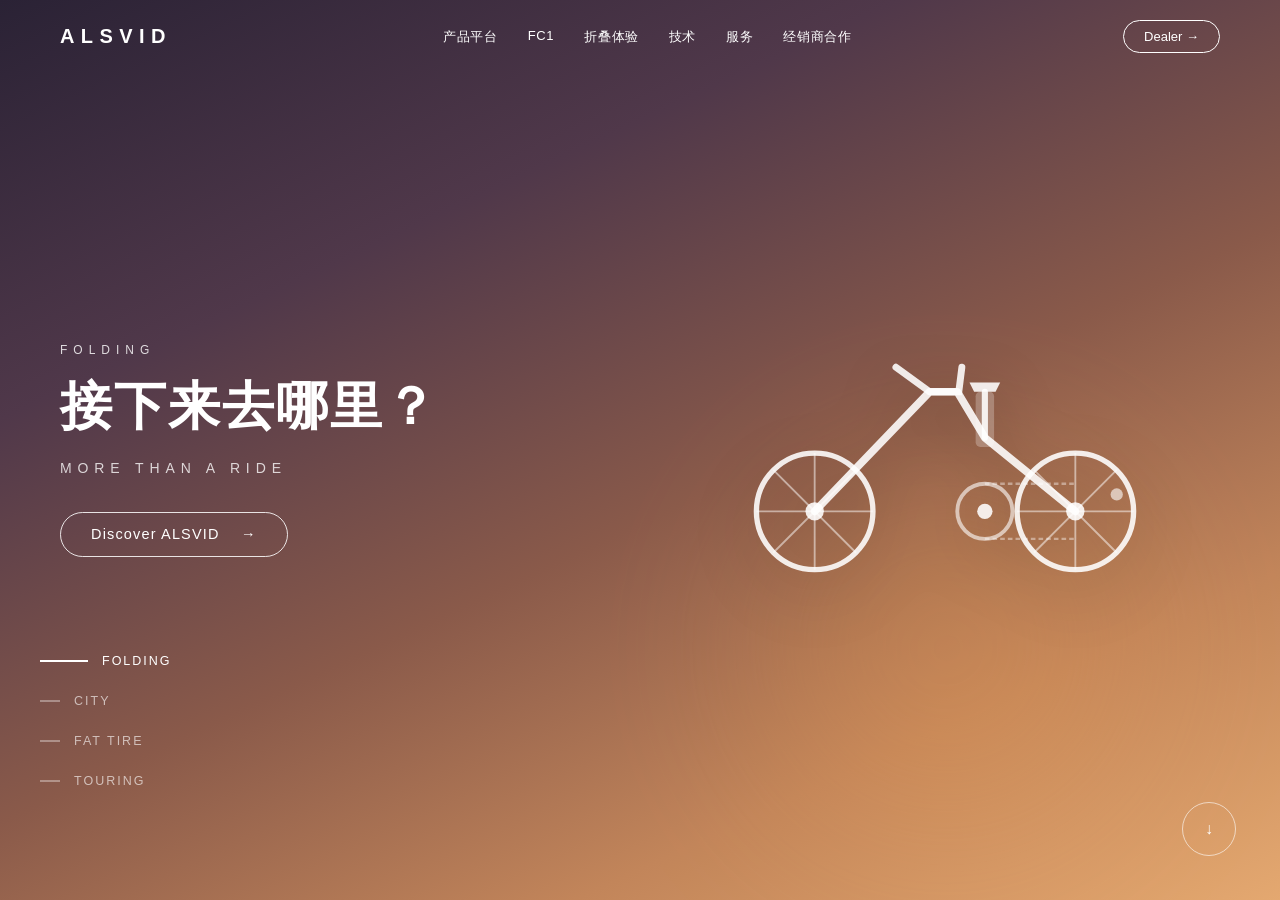
<file: index.html>
<!doctype html><html lang="zh-CN"><meta charset="utf-8"><meta name="viewport" content="width=device-width,initial-scale=1"><title>ALSVID 首屏动画独立保留版</title><style>*{box-sizing:border-box}body{margin:0;font-family:Arial,'Microsoft YaHei',sans-serif}a{color:inherit;text-decoration:none}button{font:inherit;border:0;background:none;cursor:pointer}h1,p{margin:0}/* ============================================================
   ALSVID 官方首页 — 交互区块样式（CSS Module）
   配色对齐设计 token：主色 #0b61ff
   ============================================================ */

.home-reveal {
  opacity: 0;
  transform: translateY(30px);
  transition: opacity .8s cubic-bezier(.22,.61,.36,1), transform .8s cubic-bezier(.22,.61,.36,1);
}
.home-reveal-in {
  opacity: 1 !important;
  transform: none !important;
}

/* ===== 导航 ===== */
.nav {
  position: fixed;
  inset: 0 0 auto 0;
  z-index: 200;
  color: #fff;
  padding: 20px 0;
  transition: background .3s cubic-bezier(.22,.61,.36,1), box-shadow .3s, color .3s, padding .3s;
}
.navScrolled {
  background: #fff;
  color: var(--ink, #16181d);
  box-shadow: 0 2px 20px rgba(0,0,0,.08);
  padding: 12px 0;
}
.navInner {
  max-width: 1240px;
  margin: 0 auto;
  padding: 0 40px;
  display: flex;
  align-items: center;
  gap: 48px;
}
.logo { font-size: 20px; font-weight: 800; letter-spacing: .32em; }
.navLinks { display: flex; gap: 30px; margin: 0 auto; font-size: 13px; letter-spacing: .05em; }
.navLinks a { position: relative; padding: 6px 0; opacity: .85; transition: opacity .3s; }
.navLinks a::after {
  content: "";
  position: absolute; left: 0; bottom: 0; height: 2px; width: 100%;
  background: currentColor;
  transform: scaleX(0); transform-origin: left;
  transition: transform .3s cubic-bezier(.22,.61,.36,1);
}
.navLinks a:hover { opacity: 1; }
.navLinks a:hover::after { transform: scaleX(1); }
.navRight { display: flex; align-items: center; gap: 12px; }
.dealerBtn {
  border: 1px solid currentColor; border-radius: 99px;
  padding: 8px 20px; font-size: 13px;
  transition: background .3s, color .3s, transform .3s;
}
.dealerBtn:hover { background: #fff; color: #16181d; transform: scale(1.05); }

/* ===== Hero ===== */
.hero {
  position: relative;
  min-height: 100vh;
  display: flex;
  align-items: center;
  color: #fff;
  overflow: hidden;
  padding: 120px 0 120px;
}
.heroScene {
  position: absolute; inset: 0;
  opacity: 0;
  transition: opacity 1.2s cubic-bezier(.22,.61,.36,1);
}
.heroScene.on { opacity: 1; }
.scene0 { background: linear-gradient(155deg,#2a2235 0%,#50384a 28%,#8a5a4a 55%,#c2855a 78%,#e4a870 100%); }
.scene1 { background: linear-gradient(150deg,#161c2a 0%,#28324a 38%,#3d5273 68%,#6480a0 100%); }
.scene2 { background: linear-gradient(148deg,#1a2625 0%,#2e4240 42%,#486862 72%,#6e8775 100%); }
.scene3 { background: linear-gradient(152deg,#1d211a 0%,#36402c 40%,#5d653d 72%,#8e9162 100%); }
.heroScene::before {
  content: "";
  position: absolute;
  width: 60vw; height: 56vh;
  right: -4vw; bottom: 0;
  border-radius: 50%;
  filter: blur(80px);
  opacity: .35;
  pointer-events: none;
}
.scene0::before { background: radial-gradient(circle, rgba(255,170,80,.7), transparent 60%); }
.scene1::before { background: radial-gradient(circle, rgba(100,160,230,.6), transparent 60%); }
.scene2::before { background: radial-gradient(circle, rgba(80,180,150,.5), transparent 60%); }
.scene3::before { background: radial-gradient(circle, rgba(220,190,90,.5), transparent 60%); }

.heroGrid {
  position: relative; z-index: 5;
  max-width: 1240px; margin: 0 auto; padding: 0 40px;
  width: 100%;
  display: grid;
  grid-template-columns: 1fr 1fr;
  gap: 60px;
  align-items: center;
}
.heroTag { font-size: 12px; letter-spacing: .5em; opacity: .82; margin-bottom: 18px; text-transform: uppercase; }
.heroTitle { font-size: clamp(32px, 4.4vw, 52px); font-weight: 700; letter-spacing: .04em; line-height: 1.22; }
.heroSub { font-size: 14px; letter-spacing: .42em; opacity: .78; margin: 22px 0 36px; }
.cta {
  display: inline-flex; align-items: center; gap: 12px;
  border: 1px solid rgba(255,255,255,.85); border-radius: 99px;
  padding: 12px 30px; font-size: 14.5px; letter-spacing: .08em;
  color: inherit; text-decoration: none;
  transition: background .3s, color .3s, transform .3s;
}
.cta:hover { background: #fff; color: #16181d; transform: scale(1.05); }
.cta svg { transition: transform .3s; }
.cta:hover svg { transform: translateX(5px); }
.heroBikeStage { display: grid; place-items: center; min-height: 260px; }
.heroBike { width: 100%; max-width: 460px; filter: drop-shadow(0 20px 30px rgba(0,0,0,.3)); }

.heroTabs {
  position: absolute; left: 40px; bottom: 12%;
  z-index: 6;
  display: flex; flex-direction: column; gap: 18px;
}
.heroTab {
  display: flex; align-items: center; gap: 14px;
  color: rgba(255,255,255,.62);
  font-size: 12.5px; letter-spacing: .16em;
  padding: 4px 0;
  transition: color .3s;
}
.heroTab[aria-selected="true"] { color: #fff; }
.tabBar {
  width: 20px; height: 2px;
  background: rgba(255,255,255,.35);
  position: relative; overflow: hidden;
  transition: width .3s;
}
.heroTab[aria-selected="true"] .tabBar { width: 48px; }
.tabBar i {
  position: absolute; inset: 0;
  background: #fff;
  transform: scaleX(0); transform-origin: left;
}
.heroTab[aria-selected="true"] .tabBar i {
  animation: homeTabProgress 6s linear forwards;
}
@keyframes homeTabProgress { to { transform: scaleX(1); } }

.scrollDown {
  position: absolute; right: 44px; bottom: 44px; z-index: 6;
  width: 54px; height: 54px;
  border: 1px solid rgba(255,255,255,.6); border-radius: 50%;
  display: grid; place-items: center;
  color: #fff;
  transition: background .3s, color .3s;
  animation: homeBob 2.4s ease-in-out infinite;
}
.scrollDown:hover { background: #fff; color: #16181d; animation-play-state: paused; }
@keyframes homeBob { 0%,100% { transform: translateY(0); } 50% { transform: translateY(8px); } }

/* ===== 动效层 ===== */
/* 首屏入场：文案逐行上浮 + 车辆从右滑入（backwards：结束后交还 hover 控制） */
.heroCopyInner > * {
  animation: homeRiseIn .8s cubic-bezier(.22,.61,.36,1) backwards;
}
.heroCopyInner > *:nth-child(1) { animation-delay: .05s; }
.heroCopyInner > *:nth-child(2) { animation-delay: .15s; }
.heroCopyInner > *:nth-child(3) { animation-delay: .25s; }
.heroCopyInner > *:nth-child(4) { animation-delay: .35s; }
@keyframes homeRiseIn {
  from { opacity: 0; transform: translateY(18px); }
  to { opacity: 1; transform: translateY(0); }
}
.heroBike {
  animation: homeBikeIn 1s cubic-bezier(.22,.61,.36,1) .25s backwards;
}
@keyframes homeBikeIn {
  from { opacity: 0; transform: translateX(48px); }
  to { opacity: 1; transform: translateX(0); }
}

/* 车轮转动：Hero 常速巡航，悬停加速，卡片悬停起步 */
.heroBike [data-wheel] { animation: homeSpin 16s linear infinite; }
.hero:hover .heroBike [data-wheel] { animation-duration: 2.4s; }
.platCard:hover .platSvg [data-wheel] { animation: homeSpin 1.8s linear infinite; }
@keyframes homeSpin { to { transform: rotate(360deg); } }

/* 统计卡片悬停上浮 */
.stat { transition: transform .3s cubic-bezier(.22,.61,.36,1); }
.stat:hover { transform: translateY(-4px); }

/* 技术图标悬停旋转 */
.techIcon svg { transition: transform .35s cubic-bezier(.22,.61,.36,1); }
.techItem:hover .techIcon svg, .techItem:focus-visible .techIcon svg { transform: rotate(120deg); }

/* ===== 区块通用 ===== */
.sectionBlock { padding: 120px 0; }
.sectionInner { max-width: 1240px; margin: 0 auto; padding: 0 40px; }
.eyebrow { font-size: 11px; letter-spacing: .4em; color: var(--ink3, #8a9099); margin-bottom: 16px; text-transform: uppercase; }
.h2 { font-size: clamp(24px, 2.8vw, 34px); font-weight: 700; line-height: 1.35; }

/* ===== 平台卡片 ===== */
.platHead { display: grid; grid-template-columns: 320px 1fr; gap: 64px; margin-bottom: 60px; }
.platHeadNote { font-size: 13.5px; color: var(--ink2, #4a4f58); max-width: 380px; align-self: end; }
.linkArrow {
  display: inline-flex; align-items: center; gap: 8px;
  margin-top: 24px; font-size: 13px;
  color: inherit; text-decoration: none;
  border-bottom: 1px solid currentColor; padding-bottom: 4px;
  transition: color .3s;
}
.linkArrow svg { transition: transform .3s; }
.linkArrow:hover { color: var(--brand, #0b61ff); }
.linkArrow:hover svg { transform: translateX(5px); }
.platCards { display: grid; grid-template-columns: repeat(auto-fit, minmax(240px, 1fr)); gap: 24px; }
.platCard {
  display: block;
  background: var(--bgSoft, #f5f6f8);
  border: none; border-radius: 16px; overflow: hidden;
  text-align: left; cursor: pointer;
  font: inherit; color: inherit; text-decoration: none;
  transition: transform .3s cubic-bezier(.22,.61,.36,1), box-shadow .3s;
}
.platCard:hover { transform: translateY(-10px); box-shadow: 0 16px 40px rgba(22,24,29,.1); }
.platSvg { height: 180px; display: grid; place-items: center; overflow: hidden; }
.platSvg svg { width: 82%; transition: transform .45s cubic-bezier(.22,.61,.36,1); }
.platCard:hover .platSvg svg { transform: scale(1.06); }
.pi1 { background: linear-gradient(135deg,#eaeef5,#cdd6e4); }
.pi2 { background: linear-gradient(135deg,#dde8f2,#b8cbde); }
.pi3 { background: linear-gradient(135deg,#e2ecea,#bccfc9); }
.pi4 { background: linear-gradient(135deg,#eee8da,#d4cbb5); }
.platBody { display: flex; justify-content: space-between; align-items: center; padding: 20px 22px; }
.platName { font-weight: 700; font-size: 15px; }
.platDesc { font-size: 12px; color: var(--ink3, #8a9099); margin-top: 3px; }
.platGo {
  width: 34px; height: 34px; border-radius: 50%;
  border: 1px solid var(--line, #e6e8ec);
  display: grid; place-items: center; flex: none;
  transition: all .3s;
}
.platCard:hover .platGo { background: var(--brand, #0b61ff); border-color: var(--brand, #0b61ff); color: #fff; transform: translateX(4px); }

/* ===== FC1 ===== */
.featured { background: var(--bgSoft, #f5f6f8); }
.featGrid { display: grid; grid-template-columns: 340px 1fr 240px; gap: 44px; align-items: center; }
.featTitle { font-size: clamp(42px, 5.5vw, 70px); font-weight: 800; letter-spacing: .02em; }
.featSlogan { font-size: 18px; font-weight: 600; margin: 14px 0 20px; letter-spacing: .06em; }
.featDesc { font-size: 13.5px; color: var(--ink2, #4a4f58); max-width: 300px; }
.featStage { display: grid; place-items: center; }
.featStats { display: flex; flex-direction: column; }
.featStage svg { width: 100%; max-width: 580px; filter: drop-shadow(0 22px 28px rgba(0,0,0,.12)); }
.stat { padding: 22px 0; border-bottom: 1px solid var(--line, #e6e8ec); }
.stat:last-child { border-bottom: none; }
.statNum { font-size: 32px; font-weight: 800; display: flex; align-items: baseline; gap: 3px; }
.statUnit { font-size: 14px; font-weight: 600; color: var(--ink2, #4a4f58); }
.statLabel { font-size: 12px; color: var(--ink3, #8a9099); letter-spacing: .08em; margin-top: 4px; }
.btnSolid {
  display: inline-flex; align-items: center; gap: 8px;
  margin-top: 28px;
  background: var(--ink, #16181d); color: #fff;
  border: none; border-radius: 99px;
  padding: 13px 28px; font-size: 14px; cursor: pointer; font-family: inherit;
  transition: background .3s, transform .3s;
}
.btnSolid:hover { background: var(--brand, #0b61ff); transform: scale(1.05); }

/* ===== 三步折叠 ===== */
.foldStage { display: grid; grid-template-columns: 1fr 380px; gap: 64px; align-items: center; }
.foldCanvas {
  background: var(--bgSoft, #f5f6f8);
  border-radius: 16px;
  height: 400px;
  display: grid; place-items: center;
  position: relative;
}
.foldBike { width: 78%; max-width: 520px; }
.foldLabel {
  position: absolute; left: 50%; bottom: 26px; transform: translateX(-50%);
  font-size: 13px; letter-spacing: .08em;
  background: #fff; border: 1px solid var(--line, #e6e8ec);
  padding: 5px 18px; border-radius: 99px; white-space: nowrap;
  box-shadow: 0 4px 14px rgba(0,0,0,.06);
}
.foldSteps { display: flex; flex-direction: column; gap: 12px; }
.foldStep {
  display: flex; align-items: center; gap: 18px;
  padding: 20px 22px; border-radius: 12px;
  text-align: left; cursor: pointer; font-family: inherit;
  background: none; border: 1px solid transparent; color: inherit;
  transition: all .3s;
}
.foldStep:hover { background: var(--bgSoft, #f5f6f8); }
.foldStep.on { background: var(--bgSoft, #f5f6f8); border-color: var(--ink, #16181d); }
.foldNum {
  width: 36px; height: 36px; border-radius: 50%;
  border: 1.5px solid var(--ink3, #8a9099);
  display: grid; place-items: center;
  font-size: 13px; font-weight: 700; color: var(--ink2, #4a4f58); flex: none;
  transition: all .3s;
}
.foldStep.on .foldNum { background: var(--ink, #16181d); border-color: var(--ink, #16181d); color: #fff; }
.foldTitle { font-weight: 700; font-size: 15px; }
.foldDesc { font-size: 12.5px; color: var(--ink3, #8a9099); margin-top: 3px; }

/* ===== 技术 ===== */
.tech { background: #0f1216; color: #fff; }
.tech .h2 { color: #fff; }
.techDesc { font-size: 13.5px; color: #9aa1ab; max-width: 440px; margin-top: 18px; }
.techGrid { display: grid; grid-template-columns: repeat(auto-fit, minmax(200px, 1fr)); gap: 16px; margin-top: 60px; }
.techItem {
  border: 1px solid #262b33; border-radius: 12px;
  padding: 26px 22px;
  transition: all .3s;
}
.techItem:hover, .techItem:focus-visible { border-color: var(--brand, #0b61ff); background: #161a21; transform: translateY(-5px); }
.techIcon {
  width: 44px; height: 44px; border-radius: 10px;
  background: #1d222b;
  display: grid; place-items: center;
  color: #c8cdd6; margin-bottom: 18px;
  transition: all .3s;
}
.techItem:hover .techIcon { background: var(--brand, #0b61ff); color: #fff; }
.techT { font-size: 14px; font-weight: 700; }
.techMore { font-size: 12.5px; color: #8a9099; max-height: 0; overflow: hidden; opacity: 0; transition: all .35s; }
.techItem:hover .techMore, .techItem:focus-within .techMore { max-height: 90px; opacity: 1; margin-top: 10px; }
.techCta {
  display: inline-flex; align-items: center; gap: 8px;
  margin-top: 52px;
  border: 1px solid #3a414c; border-radius: 99px;
  padding: 12px 28px; font-size: 14px;
  color: #dfe3e9; background: none; cursor: pointer; font-family: inherit;
  transition: all .3s;
}
.techCta:hover { border-color: var(--brand, #0b61ff); color: #fff; background: var(--brand, #0b61ff); transform: scale(1.04); }

/* ===== 响应式 ===== */
@media (max-width: 992px) {
  .heroGrid { grid-template-columns: 1fr; gap: 36px; }
  .heroBikeStage { order: -1; }
  .heroBike { max-width: 340px; }
  .heroTabs { display: none; }
  .featGrid { grid-template-columns: 1fr; gap: 28px; }
  .featStats { display: flex; gap: 36px; }
  .featStats .stat { border-bottom: none; padding: 0; }
  .foldStage { grid-template-columns: 1fr; }
  .platHead { grid-template-columns: 1fr; gap: 20px; }
  .navInner { padding: 0 20px; }
  .sectionInner { padding: 0 20px; }
}
@media (max-width: 768px) {
  .navLinks { display: none; }
  .scrollDown { right: 20px; bottom: 24px; }
  .foldCanvas { height: 300px; }
  .foldBike { width: 92%; }
}

/* ===== 无障碍：减弱动效 ===== */
@media (prefers-reduced-motion: reduce) {
  .heroScene, .heroScene::before, .heroBike, .scrollDown,
  .platCard, .platCard .platSvg svg, .foldStep, .foldNum,
  .techItem, .cta, .dealerBtn, .btnSolid,
  .heroBike [data-wheel], .heroCopyInner > * {
    animation: none !important;
    transition: none !important;
  }
  .heroBike { opacity: 1; transform: none; }
  .home-reveal { opacity: 1 !important; transform: none !important; }
}
</style><body><header class="nav"><div class="navInner"><a class="logo" href="#top">ALSVID</a><nav class="navLinks" aria-label="原官网导航展示"><span>产品平台</span><span>FC1</span><span>折叠体验</span><span>技术</span><span>服务</span><span>经销商合作</span></nav><span class="dealerBtn">Dealer →</span></div></header><section id="top" class="hero"><div class="heroScene scene0 on"></div><div class="heroScene scene1 "></div><div class="heroScene scene2 "></div><div class="heroScene scene3 "></div><div class="heroGrid"><div class="heroCopy"><div class="heroCopyInner"><p class="heroTag">FOLDING</p><h1 class="heroTitle">接下来去哪里？</h1><p class="heroSub">MORE THAN A RIDE</p><span class="cta">Discover ALSVID　 →</span></div></div><div class="heroBikeStage"><svg viewBox="0 0 300 180" class="heroBike" aria-hidden="true">
      
      <circle cx="65" cy="130" r="38" fill="none" stroke="rgba(255,255,255,.88)" stroke-width="3.5" />
      <circle cx="235" cy="130" r="38" fill="none" stroke="rgba(255,255,255,.88)" stroke-width="3.5" />
      <circle cx="65" cy="130" r="6" fill="rgba(255,255,255,.88)" />
      <circle cx="235" cy="130" r="6" fill="rgba(255,255,255,.88)" />
      <g data-wheel stroke="rgba(255,255,255,.5)" stroke-width="1.2" style="transform-origin:65px 130px;transform-box:view-box">
        <line x1="65" y1="92" x2="65" y2="168" />
        <line x1="27" y1="130" x2="103" y2="130" />
        <line x1="38" y1="103" x2="92" y2="157" />
        <line x1="92" y1="103" x2="38" y2="157" />
      </g>
      <g data-wheel stroke="rgba(255,255,255,.5)" stroke-width="1.2" style="transform-origin:235px 130px;transform-box:view-box">
        <line x1="235" y1="92" x2="235" y2="168" />
        <line x1="197" y1="130" x2="273" y2="130" />
        <line x1="208" y1="103" x2="262" y2="157" />
        <line x1="262" y1="103" x2="208" y2="157" />
      </g>
      
      <path
        d="M65 130 L140 52 L158 52 L176 82 L235 130"
        fill="none"
        stroke="rgba(255,255,255,.88)"
        stroke-width="5"
        stroke-linecap="round"
        stroke-linejoin="round"
      />
      
      <line x1="176" y1="82" x2="176" y2="52" stroke="rgba(255,255,255,.88)" stroke-width="4" stroke-linecap="round" />
      <rect x="170" y="52" width="12" height="36" rx="3" fill="rgba(255,255,255,.25)" />
      
      <path d="M166 46 L186 46 L183 52 L169 52 Z" fill="rgba(255,255,255,.88)" />
      
      <g stroke="rgba(255,255,255,.88)" stroke-width="4.5" stroke-linecap="round" fill="none">
        <path d="M140 52 L118 36 M140 52 L159 52 L161 36" />
      </g>
      
      <circle cx="176" cy="130" r="18" fill="none" stroke="rgba(255,255,255,.6)" stroke-width="2.5" />
      <circle cx="176" cy="130" r="5" fill="rgba(255,255,255,.88)" />
      
      <path d="M176 112 L235 112 M176 148 L235 148" stroke="rgba(255,255,255,.4)" stroke-width="1.5" stroke-dasharray="3 2" />
      
      <circle cx="262" cy="119" r="4" fill="rgba(255,255,255,.6)" />
    </svg></div></div><div class="heroTabs" role="tablist" aria-label="车型类别"><button class="heroTab" role="tab" aria-selected="true" data-index="0"><span class="tabBar"><i></i></span>FOLDING</button><button class="heroTab" role="tab" aria-selected="false" data-index="1"><span class="tabBar"><i></i></span>CITY</button><button class="heroTab" role="tab" aria-selected="false" data-index="2"><span class="tabBar"><i></i></span>FAT TIRE</button><button class="heroTab" role="tab" aria-selected="false" data-index="3"><span class="tabBar"><i></i></span>TOURING</button></div><span class="scrollDown" aria-hidden="true">↓</span></section><script>
const scenes=[["FOLDING","接下来去哪里？","MORE THAN A RIDE"],["CITY","城市，由我掌控","URBAN COMMUTING"],["FAT TIRE","越野，无边界","ALL TERRAIN"],["TOURING","远方，触手可及","GO FURTHER"]];
const hero=document.querySelector('.hero'), backgrounds=[...document.querySelectorAll('.heroScene')],tabs=[...document.querySelectorAll('.heroTab')],bike=document.querySelector('.heroBikeStage');
const reduce=matchMedia('(prefers-reduced-motion: reduce)');let current=0,timer;
function select(index){current=index;backgrounds.forEach((b,i)=>b.classList.toggle('on',i===index));tabs.forEach((t,i)=>{t.setAttribute('aria-selected',String(i===index));t.querySelector('i').replaceWith(document.createElement('i'))});const copy=document.querySelector('.heroCopyInner'),next=copy.cloneNode(true);next.querySelector('.heroTag').textContent=scenes[index][0];next.querySelector('h1').textContent=scenes[index][1];next.querySelector('.heroSub').textContent=scenes[index][2];copy.replaceWith(next)}
function start(){clearInterval(timer);if(!reduce.matches)timer=setInterval(()=>select((current+1)%4),6000)}
tabs.forEach((t,i)=>t.addEventListener('click',()=>{select(i);start()}));
hero.addEventListener('mousemove',e=>{if(reduce.matches)return;const x=e.clientX/innerWidth-.5,y=e.clientY/innerHeight-.5;backgrounds.forEach((b,i)=>b.style.translate=(x*(10+i*4))+'px '+(y*(6+i*3))+'px');bike.style.translate=(x*-14)+'px '+(y*-8)+'px'});
hero.addEventListener('mouseleave',()=>{backgrounds.forEach(b=>b.style.translate='');bike.style.translate=''});reduce.addEventListener('change',start);start();
</script></body></html>
</file>
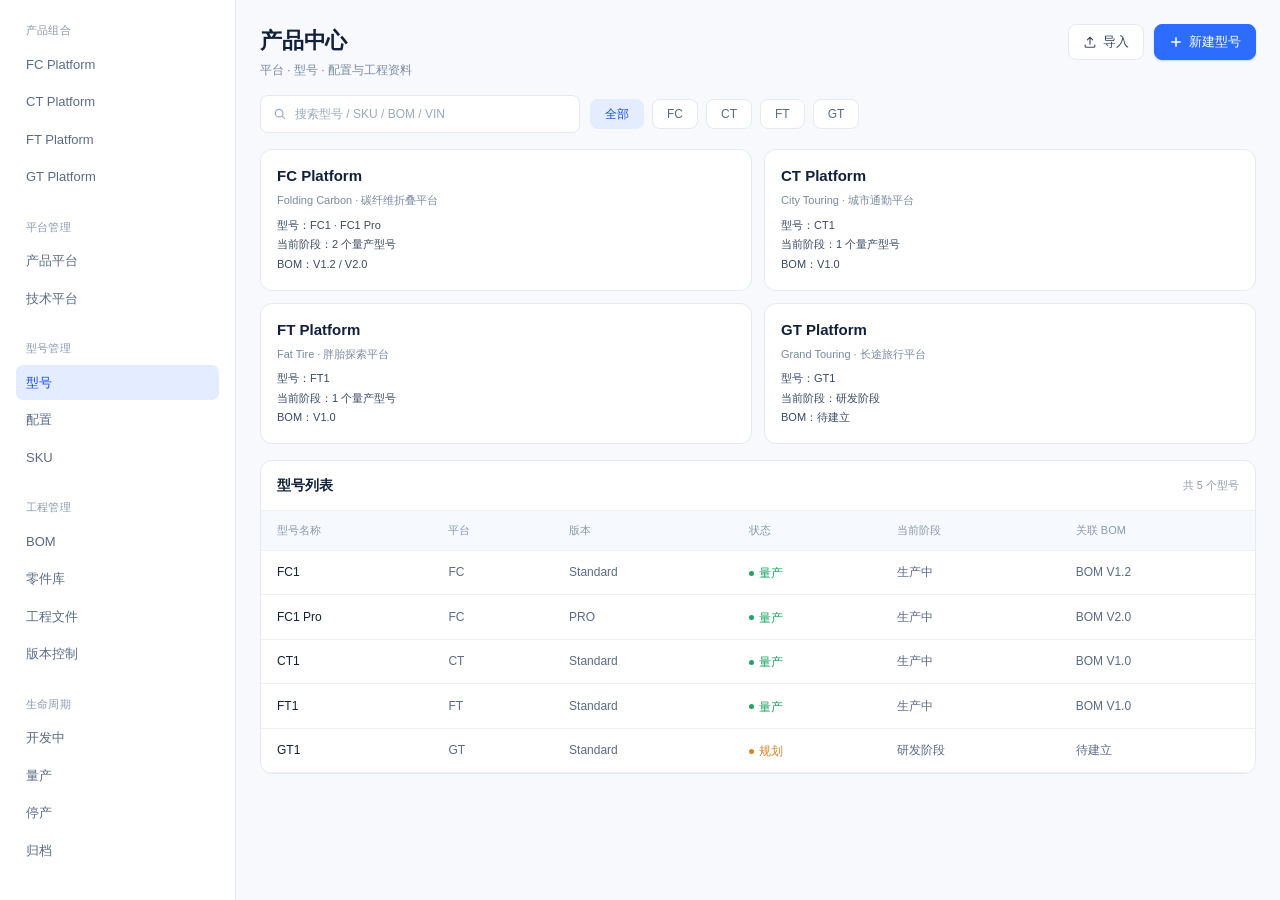
<file: admin/index.html>
<!DOCTYPE html>
<html lang="zh-CN">
<head>
<meta charset="UTF-8">
<meta name="viewport" content="width=device-width, initial-scale=1.0">
<title>ALSVID · 产品中心</title>
<link rel="icon" href="data:image/svg+xml,<svg xmlns='http://www.w3.org/2000/svg' viewBox='0 0 24 24'><rect width='24' height='24' rx='6' fill='%232E6BFF'/><path d='M6 16V8h4.2c2 0 3.3 1.2 3.3 3s-1.3 3-3.3 3H8.4v2H6z' fill='white'/></svg>">
<link rel="stylesheet" href="assets/style.css">
</head>
<body>
<div class="app">

  <!-- ============ 二级导航 ============ -->
  <aside class="subnav">
    <div class="nav-group-label">产品组合</div>
    <nav class="nav-list">
      <a class="nav-item" href="#" data-nav="FC Platform">FC Platform</a>
      <a class="nav-item" href="#" data-nav="CT Platform">CT Platform</a>
      <a class="nav-item" href="#" data-nav="FT Platform">FT Platform</a>
      <a class="nav-item" href="#" data-nav="GT Platform">GT Platform</a>
    </nav>

    <div class="nav-gap"></div>
    <div class="nav-group-label">平台管理</div>
    <nav class="nav-list">
      <a class="nav-item" href="#" data-nav="产品平台">产品平台</a>
      <a class="nav-item" href="#" data-nav="技术平台">技术平台</a>
    </nav>

    <div class="nav-gap"></div>
    <div class="nav-group-label">型号管理</div>
    <nav class="nav-list">
      <a class="nav-item active" href="#" data-nav="型号">型号</a>
      <a class="nav-item" href="#" data-nav="配置">配置</a>
      <a class="nav-item" href="#" data-nav="SKU">SKU</a>
    </nav>

    <div class="nav-gap"></div>
    <div class="nav-group-label">工程管理</div>
    <nav class="nav-list">
      <a class="nav-item" href="#" data-nav="BOM">BOM</a>
      <a class="nav-item" href="#" data-nav="零件库">零件库</a>
      <a class="nav-item" href="#" data-nav="工程文件">工程文件</a>
      <a class="nav-item" href="#" data-nav="版本控制">版本控制</a>
    </nav>

    <div class="nav-gap"></div>
    <div class="nav-group-label">生命周期</div>
    <nav class="nav-list">
      <a class="nav-item" href="#" data-nav="开发中">开发中</a>
      <a class="nav-item" href="#" data-nav="量产">量产</a>
      <a class="nav-item" href="#" data-nav="停产">停产</a>
      <a class="nav-item" href="#" data-nav="归档">归档</a>
    </nav>
  </aside>

  <!-- ============ 工作区 ============ -->
  <main class="workspace">

    <!-- 页面标题行 -->
    <div class="page-head">
      <div class="page-title">
        <h1>产品中心</h1>
        <p>平台 · 型号 · 配置与工程资料</p>
      </div>
      <div class="page-actions">
        <button type="button" class="btn ghost" data-action="import">
          <svg viewBox="0 0 16 16" width="14" height="14" fill="none" stroke="currentColor" stroke-width="1.3" stroke-linecap="round" stroke-linejoin="round"><path d="M8 10.5V2.5M5 5.5 8 2.5l3 3M2.5 11.5v1.5a1 1 0 0 0 1 1h9a1 1 0 0 0 1-1v-1.5"/></svg>
          <span>导入</span>
        </button>
        <button type="button" class="btn primary" data-action="new-model">
          <svg viewBox="0 0 16 16" width="14" height="14" fill="none" stroke="currentColor" stroke-width="1.7" stroke-linecap="round"><path d="M8 3.2v9.6M3.2 8h9.6"/></svg>
          <span>新建型号</span>
        </button>
      </div>
    </div>

    <!-- 筛选行 -->
    <div class="filter-row">
      <div class="search-box">
        <svg viewBox="0 0 16 16" width="14" height="14" fill="none" stroke="currentColor" stroke-width="1.4" stroke-linecap="round"><circle cx="7" cy="7" r="4.4"/><path d="m10.4 10.4 2.6 2.6"/></svg>
        <input id="searchInput" type="text" placeholder="搜索型号 / SKU / BOM / VIN">
      </div>
      <div class="chips" id="chips">
        <button type="button" class="chip active" data-filter="ALL">全部</button>
        <button type="button" class="chip" data-filter="FC">FC</button>
        <button type="button" class="chip" data-filter="CT">CT</button>
        <button type="button" class="chip" data-filter="FT">FT</button>
        <button type="button" class="chip" data-filter="GT">GT</button>
      </div>
    </div>

    <!-- 系列卡片组 -->
    <div class="series-grid" id="seriesGrid">
      <article class="series-card" data-series="FC">
        <h2>FC Platform</h2>
        <p class="series-sub">Folding Carbon · 碳纤维折叠平台</p>
        <dl>
          <div><dt>型号：</dt><dd>FC1 · FC1 Pro</dd></div>
          <div><dt>当前阶段：</dt><dd>2 个量产型号</dd></div>
          <div><dt>BOM：</dt><dd>V1.2 / V2.0</dd></div>
        </dl>
      </article>
      <article class="series-card" data-series="CT">
        <h2>CT Platform</h2>
        <p class="series-sub">City Touring · 城市通勤平台</p>
        <dl>
          <div><dt>型号：</dt><dd>CT1</dd></div>
          <div><dt>当前阶段：</dt><dd>1 个量产型号</dd></div>
          <div><dt>BOM：</dt><dd>V1.0</dd></div>
        </dl>
      </article>
      <article class="series-card" data-series="FT">
        <h2>FT Platform</h2>
        <p class="series-sub">Fat Tire · 胖胎探索平台</p>
        <dl>
          <div><dt>型号：</dt><dd>FT1</dd></div>
          <div><dt>当前阶段：</dt><dd>1 个量产型号</dd></div>
          <div><dt>BOM：</dt><dd>V1.0</dd></div>
        </dl>
      </article>
      <article class="series-card" data-series="GT">
        <h2>GT Platform</h2>
        <p class="series-sub">Grand Touring · 长途旅行平台</p>
        <dl>
          <div><dt>型号：</dt><dd>GT1</dd></div>
          <div><dt>当前阶段：</dt><dd>研发阶段</dd></div>
          <div><dt>BOM：</dt><dd>待建立</dd></div>
        </dl>
      </article>
    </div>

    <!-- 型号列表卡 -->
    <section class="list-card">
      <header class="list-head">
        <h2>型号列表</h2>
        <span class="list-count" id="listCount">共 5 个型号</span>
      </header>
      <div class="table-wrap">
        <table class="model-table" id="modelTable">
          <thead>
            <tr>
              <th>型号名称</th>
              <th>平台</th>
              <th>版本</th>
              <th>状态</th>
              <th>当前阶段</th>
              <th>关联 BOM</th>
            </tr>
          </thead>
          <tbody>
            <tr data-series="FC" data-search="FC1 FC Standard 量产 生产中 BOM V1.2">
              <td class="name">FC1</td>
              <td>FC</td>
              <td>Standard</td>
              <td><span class="status ok"><i></i>量产</span></td>
              <td>生产中</td>
              <td>BOM V1.2</td>
            </tr>
            <tr data-series="FC" data-search="FC1 Pro FC PRO 量产 生产中 BOM V2.0">
              <td class="name">FC1 Pro</td>
              <td>FC</td>
              <td>PRO</td>
              <td><span class="status ok"><i></i>量产</span></td>
              <td>生产中</td>
              <td>BOM V2.0</td>
            </tr>
            <tr data-series="CT" data-search="CT1 CT Standard 量产 生产中 BOM V1.0">
              <td class="name">CT1</td>
              <td>CT</td>
              <td>Standard</td>
              <td><span class="status ok"><i></i>量产</span></td>
              <td>生产中</td>
              <td>BOM V1.0</td>
            </tr>
            <tr data-series="FT" data-search="FT1 FT Standard 量产 生产中 BOM V1.0">
              <td class="name">FT1</td>
              <td>FT</td>
              <td>Standard</td>
              <td><span class="status ok"><i></i>量产</span></td>
              <td>生产中</td>
              <td>BOM V1.0</td>
            </tr>
            <tr data-series="GT" data-search="GT1 GT Standard 规划 研发阶段 待建立">
              <td class="name">GT1</td>
              <td>GT</td>
              <td>Standard</td>
              <td><span class="status plan"><i></i>规划</span></td>
              <td>研发阶段</td>
              <td>待建立</td>
            </tr>
            <tr class="empty-row" id="emptyRow" hidden>
              <td colspan="6">没有匹配的型号</td>
            </tr>
          </tbody>
        </table>
      </div>
    </section>

  </main>
</div>

<div class="toast" id="toast"></div>
<script src="assets/app.js"></script>
</body>
</html>
</file>
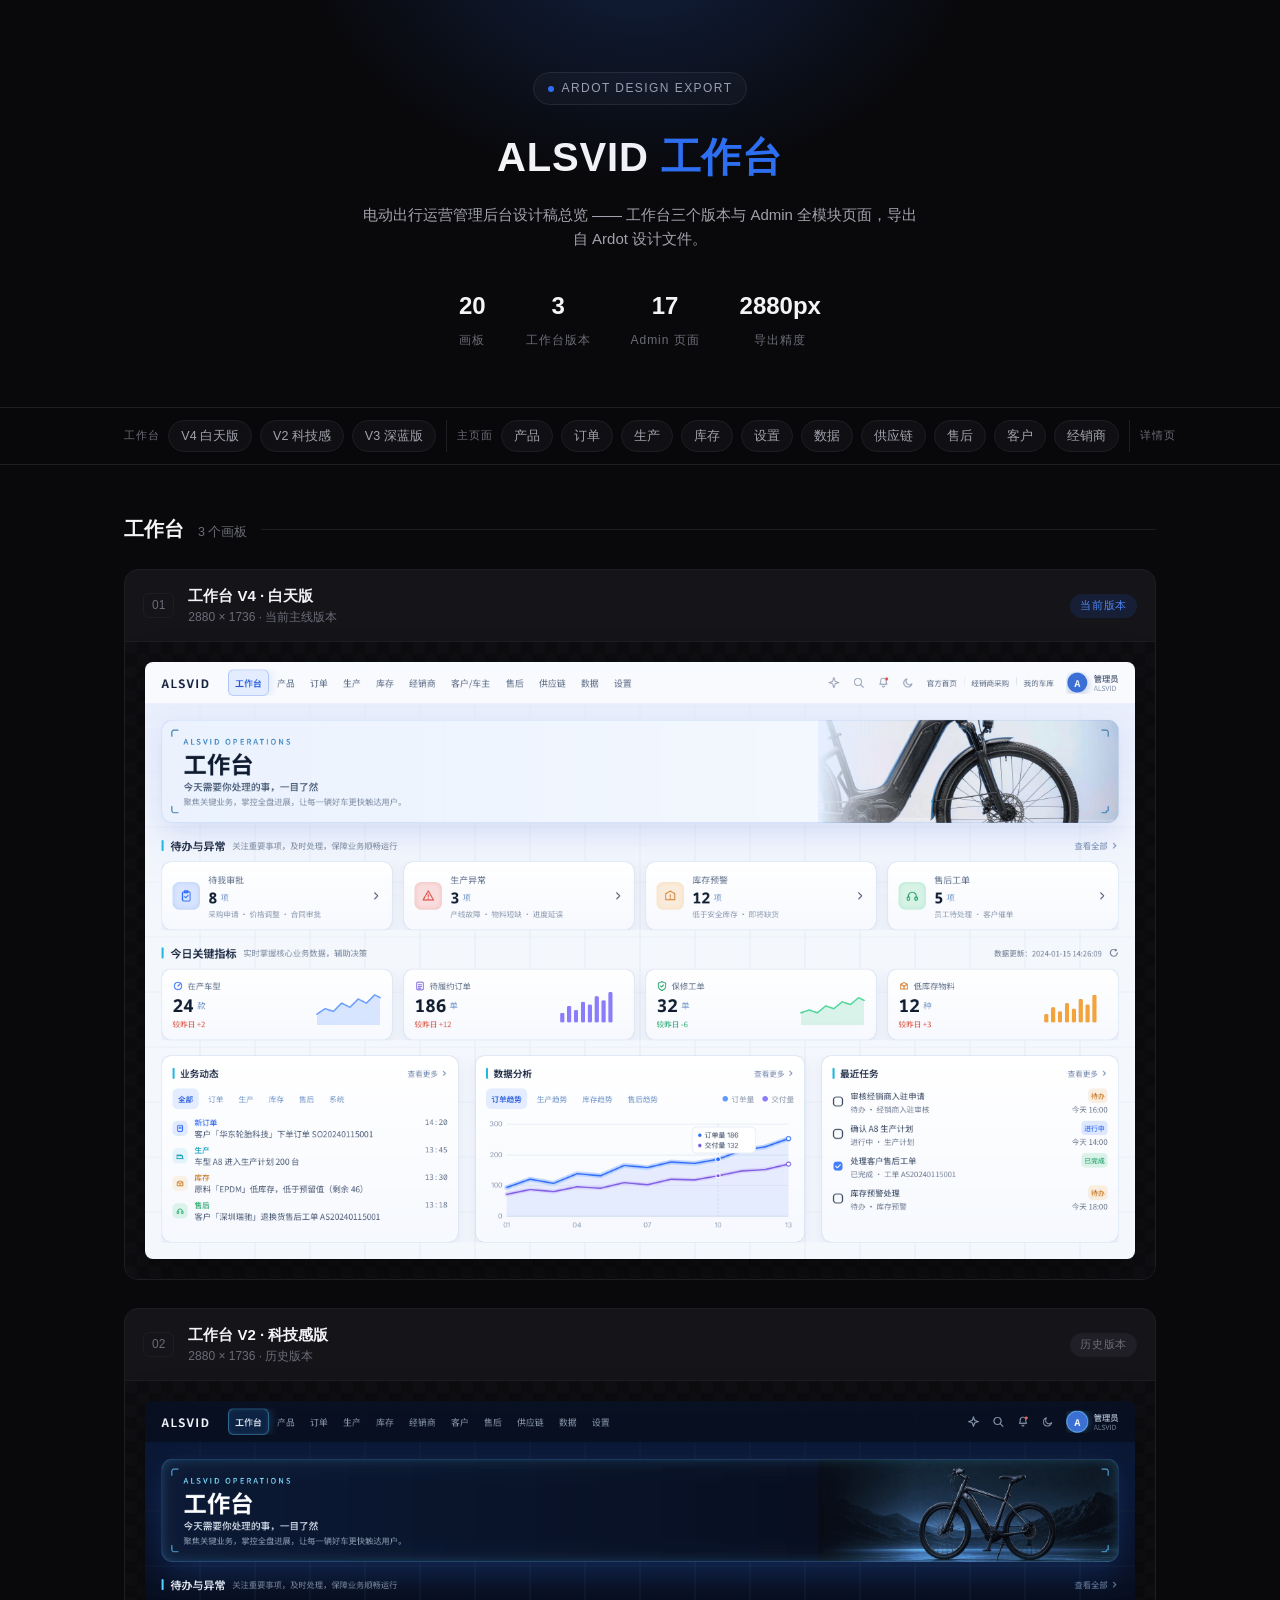
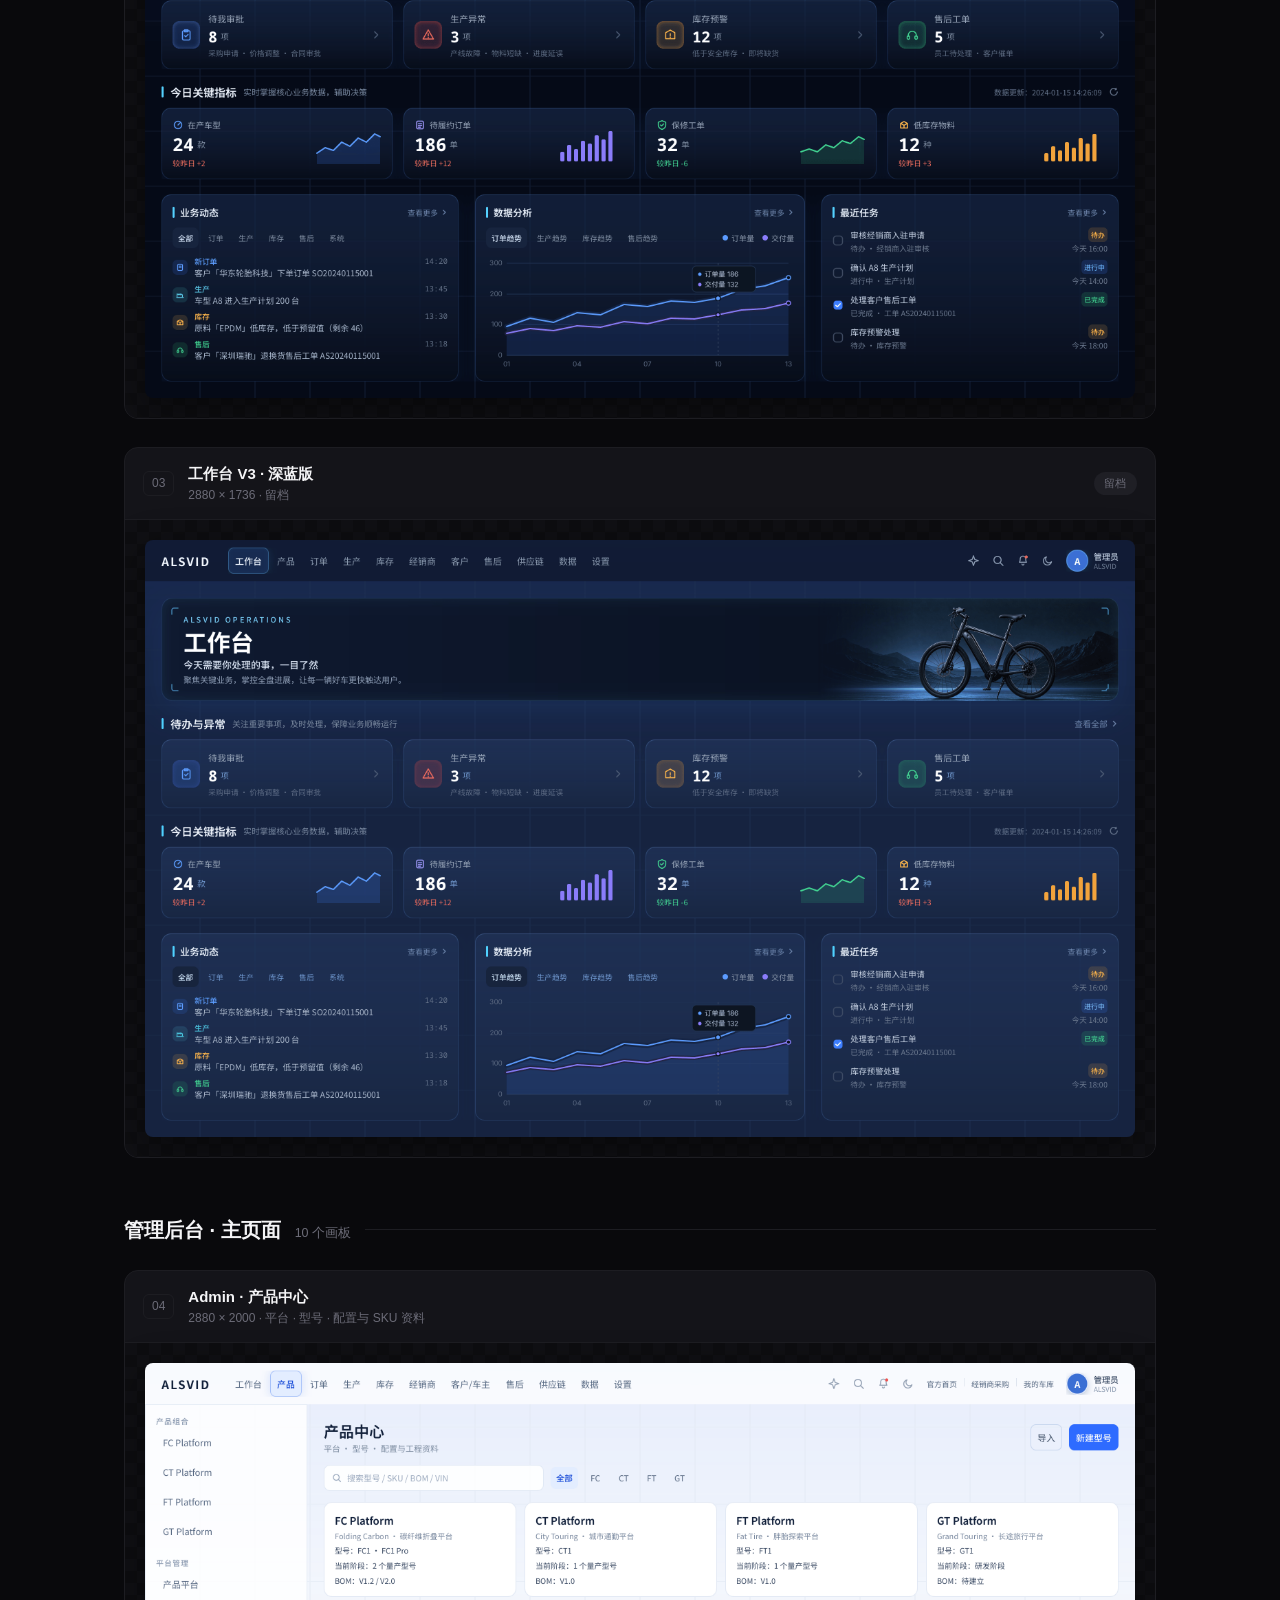
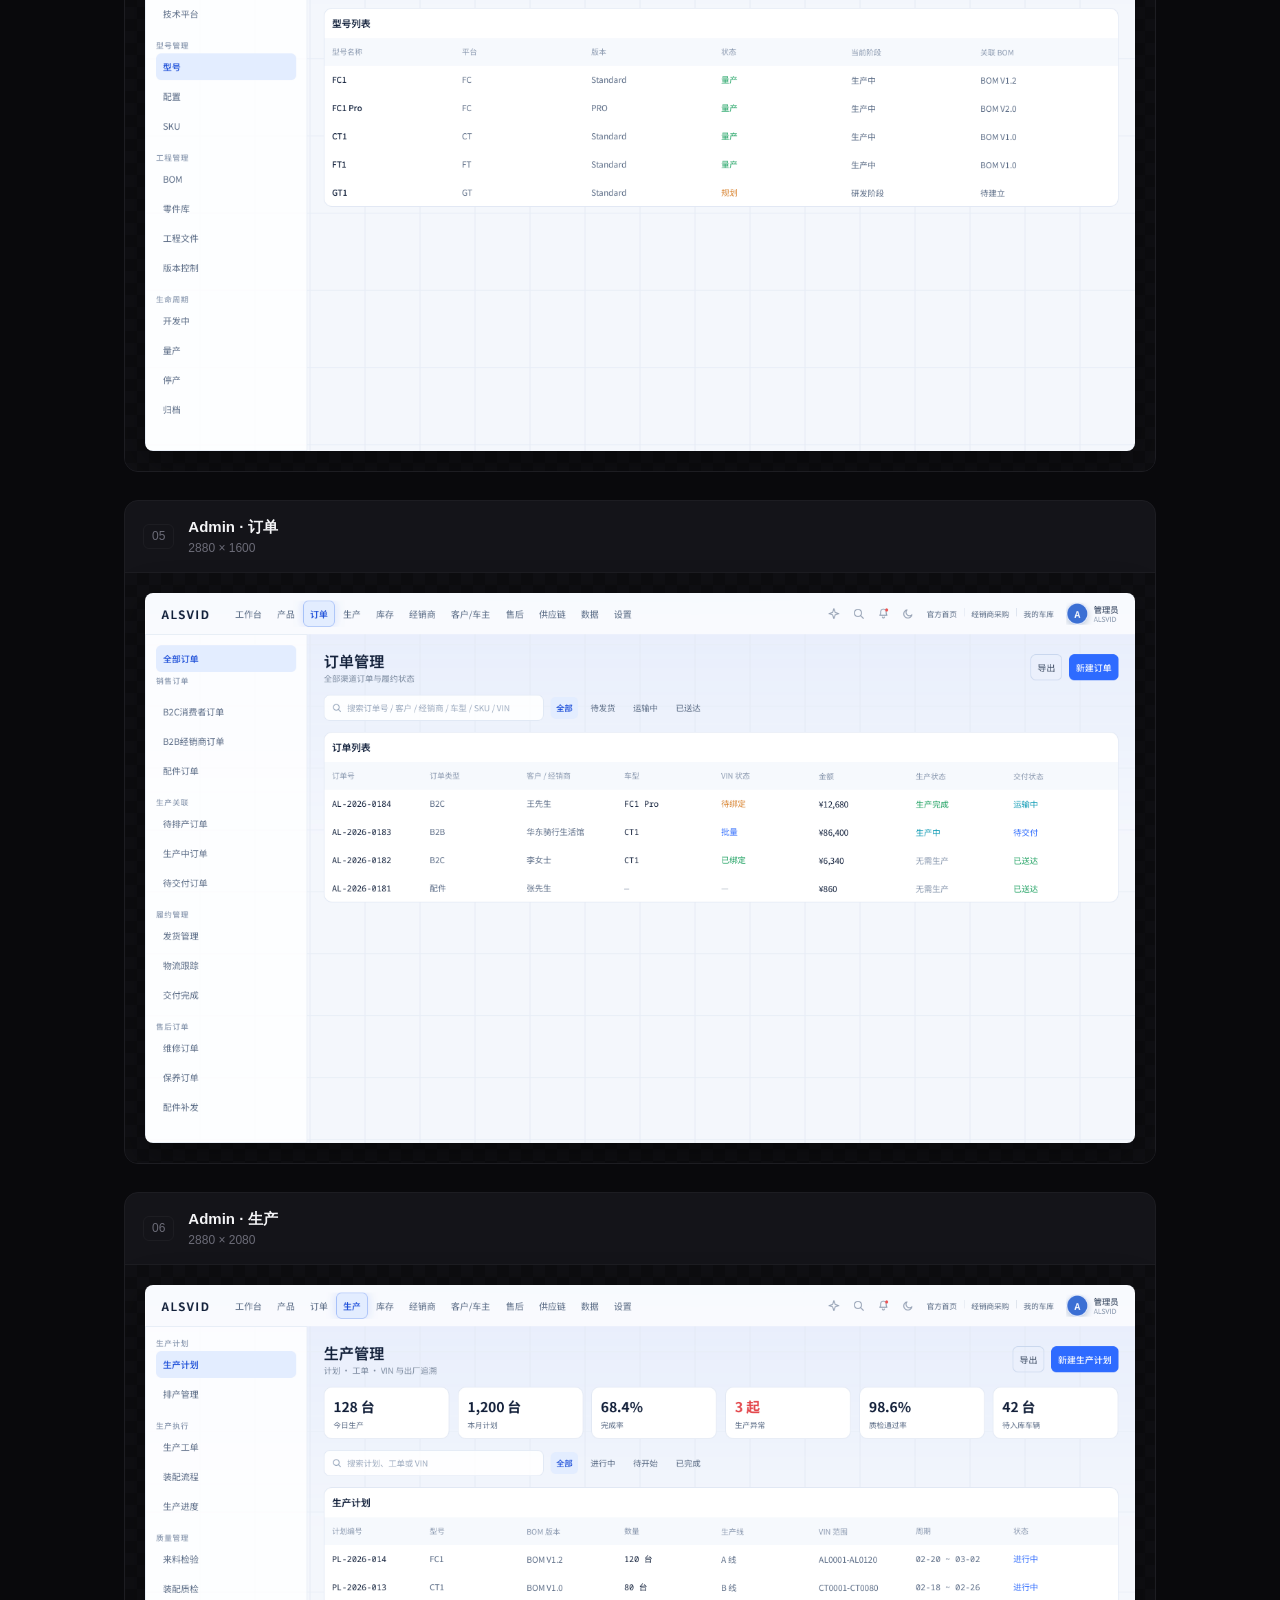
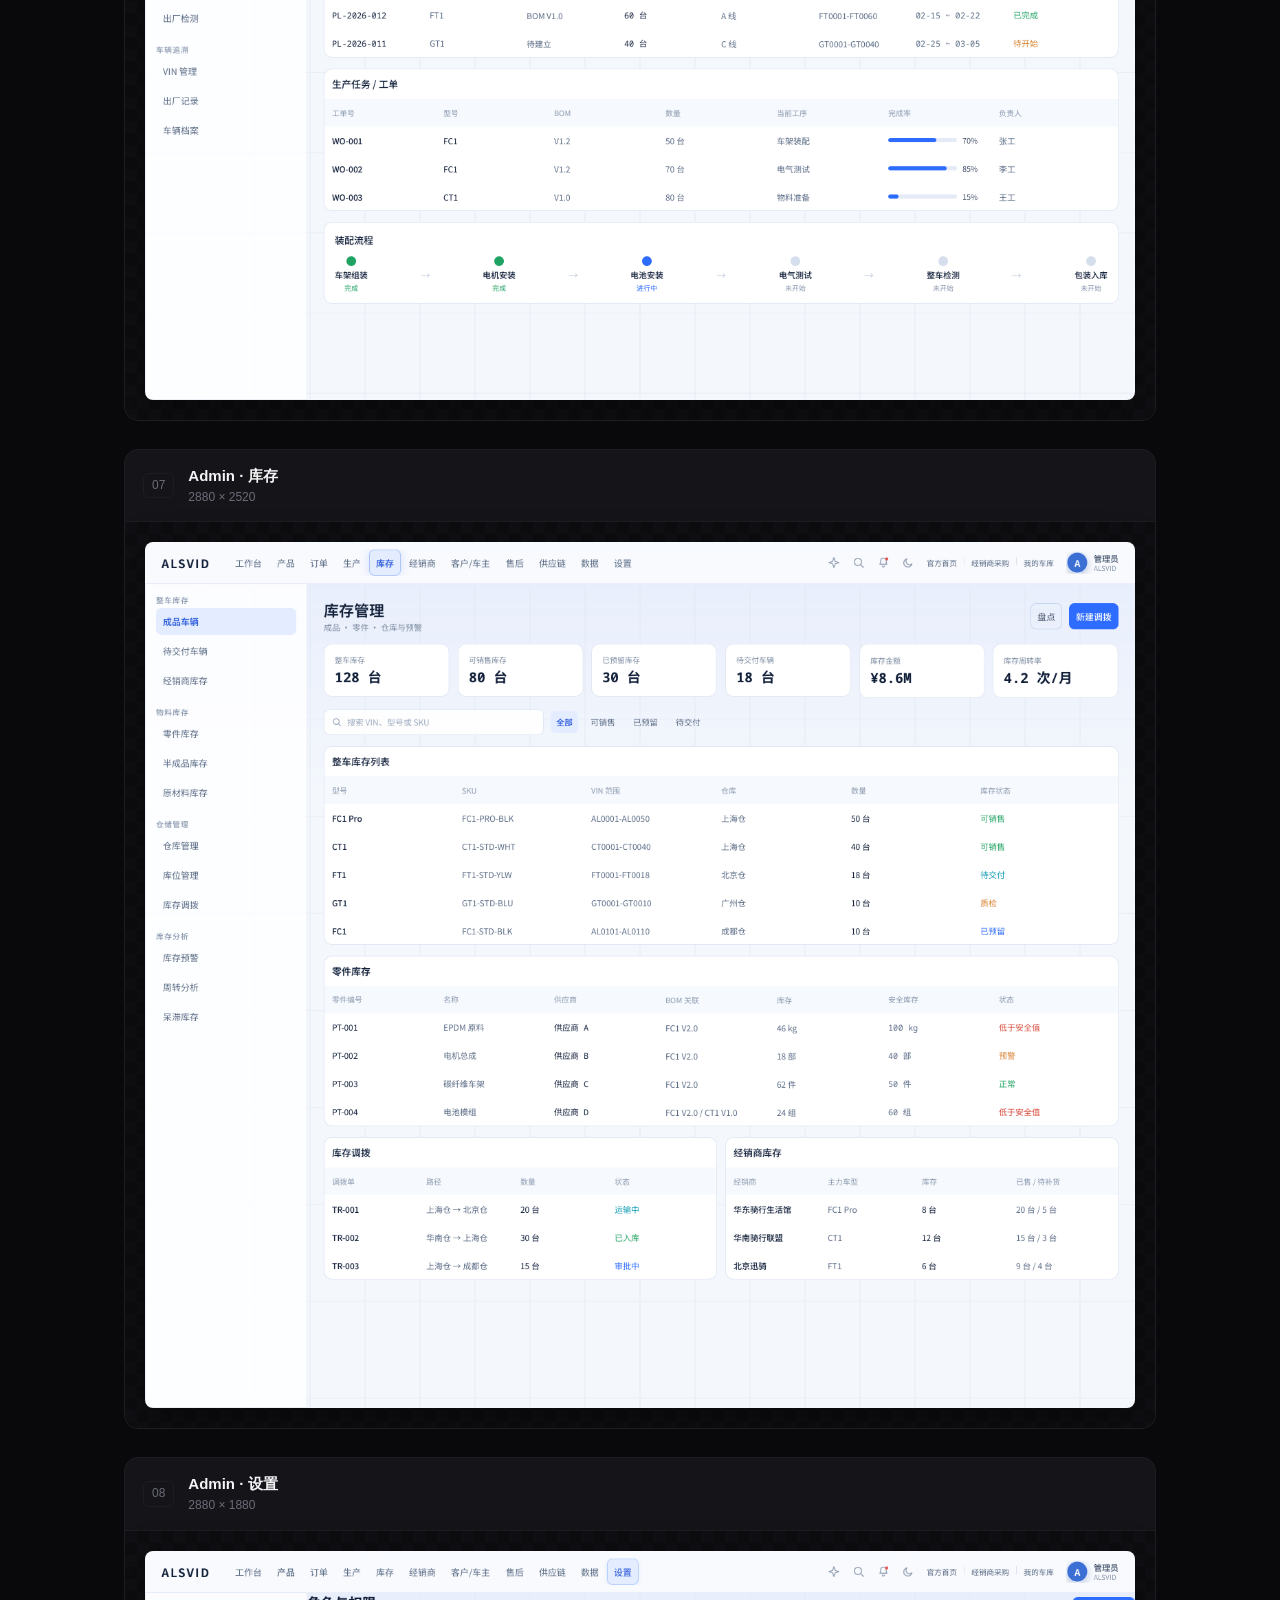
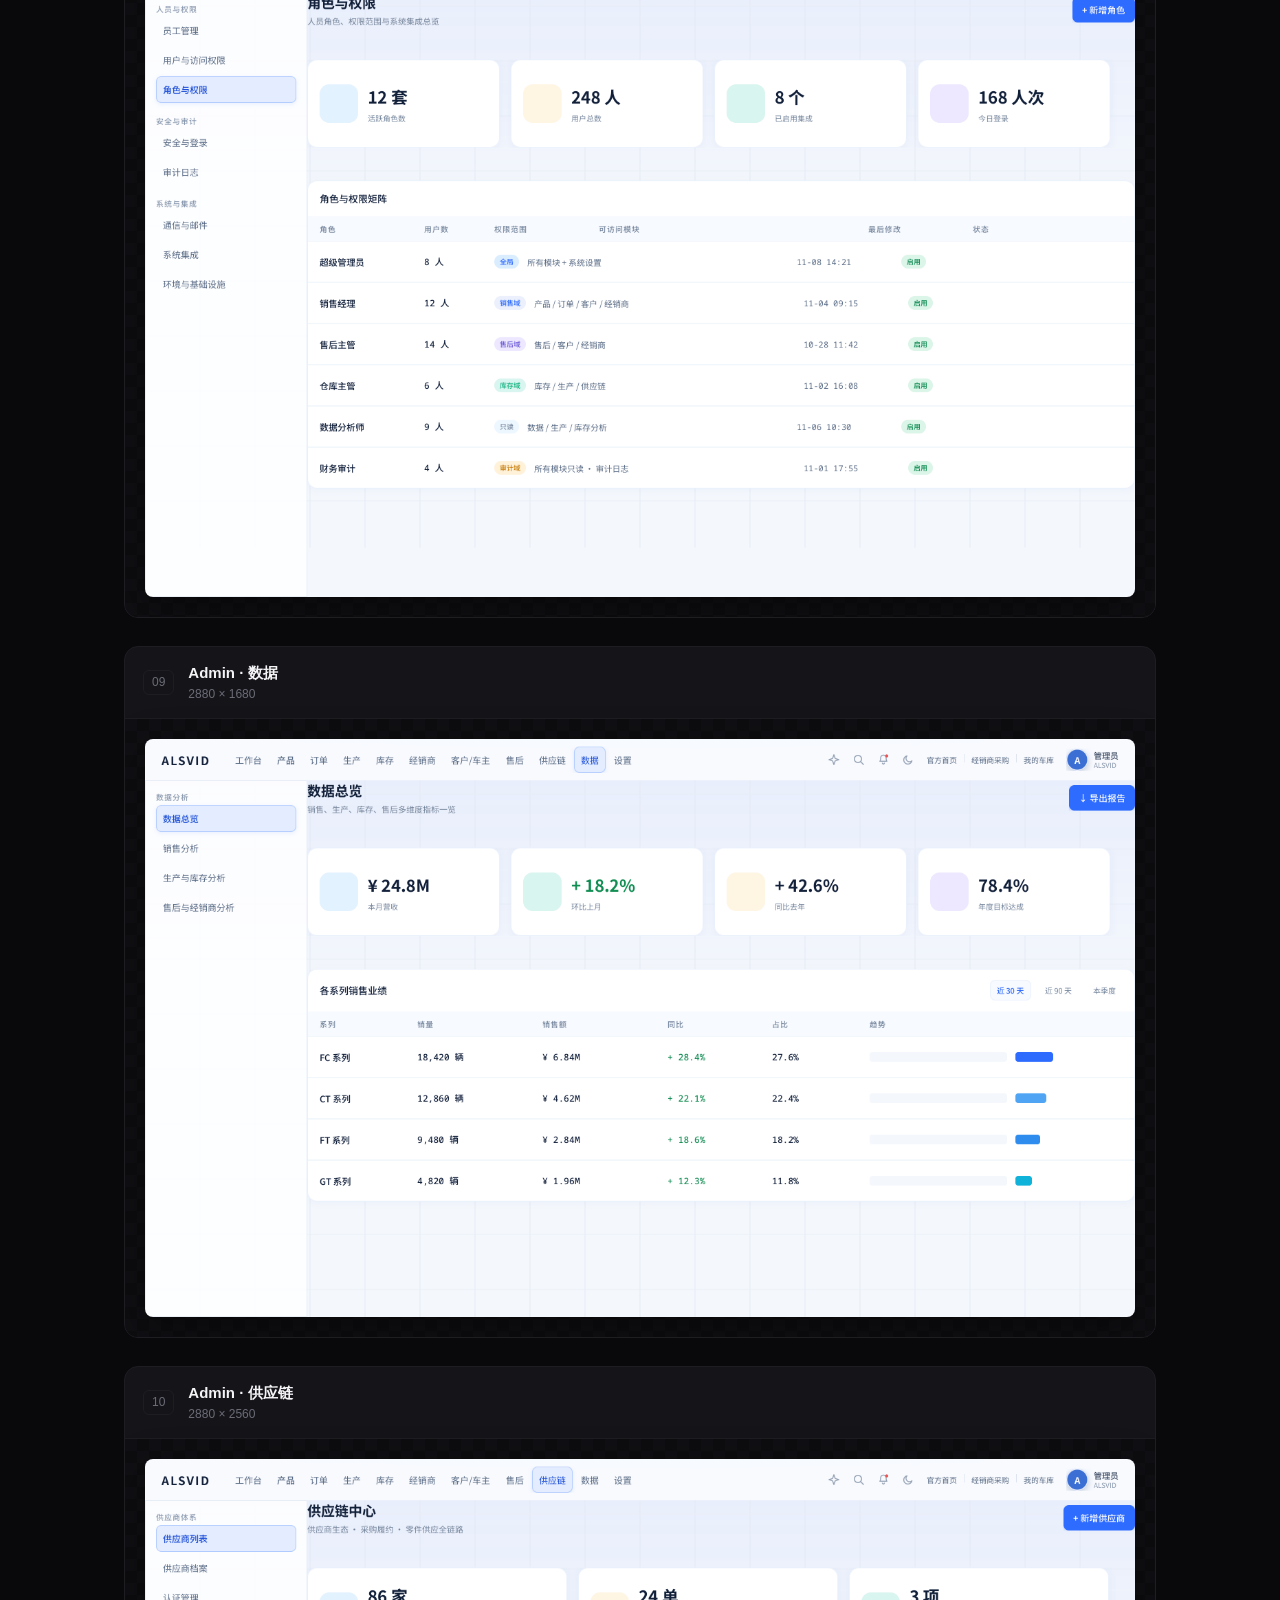
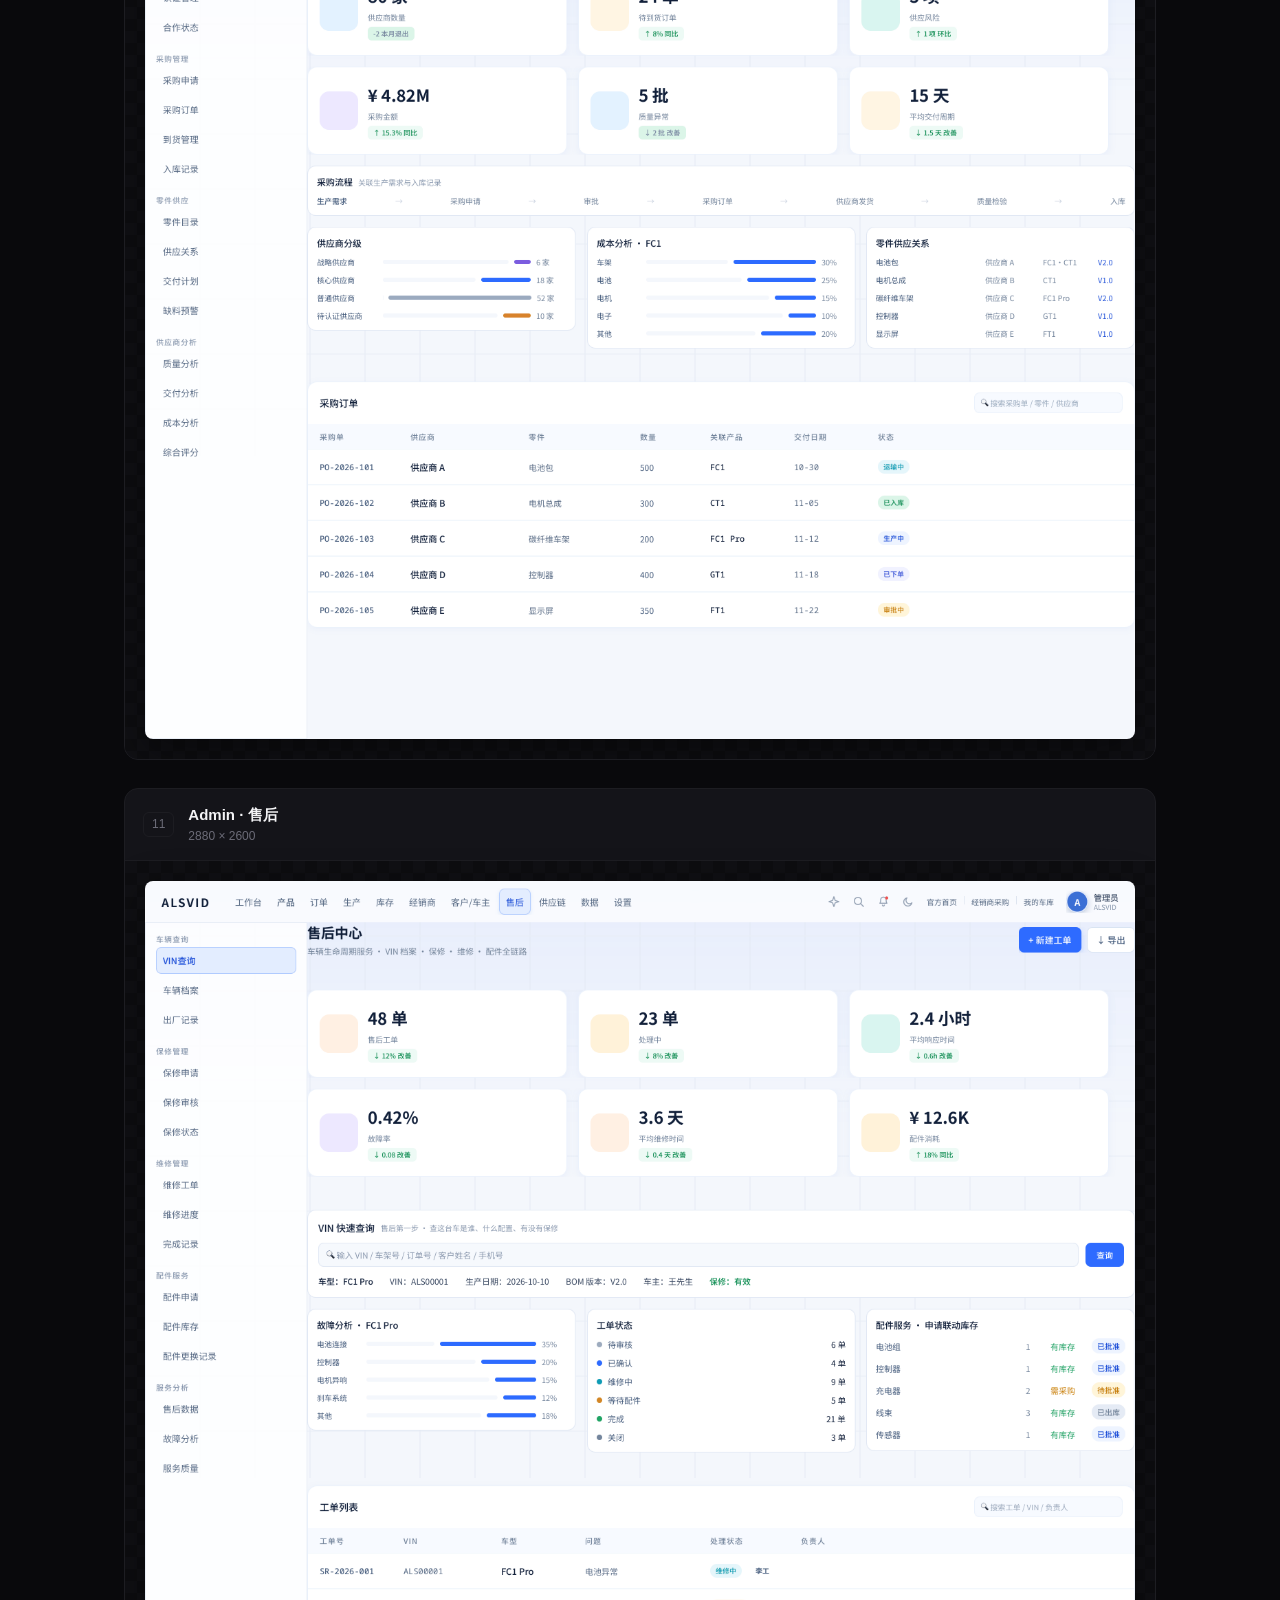
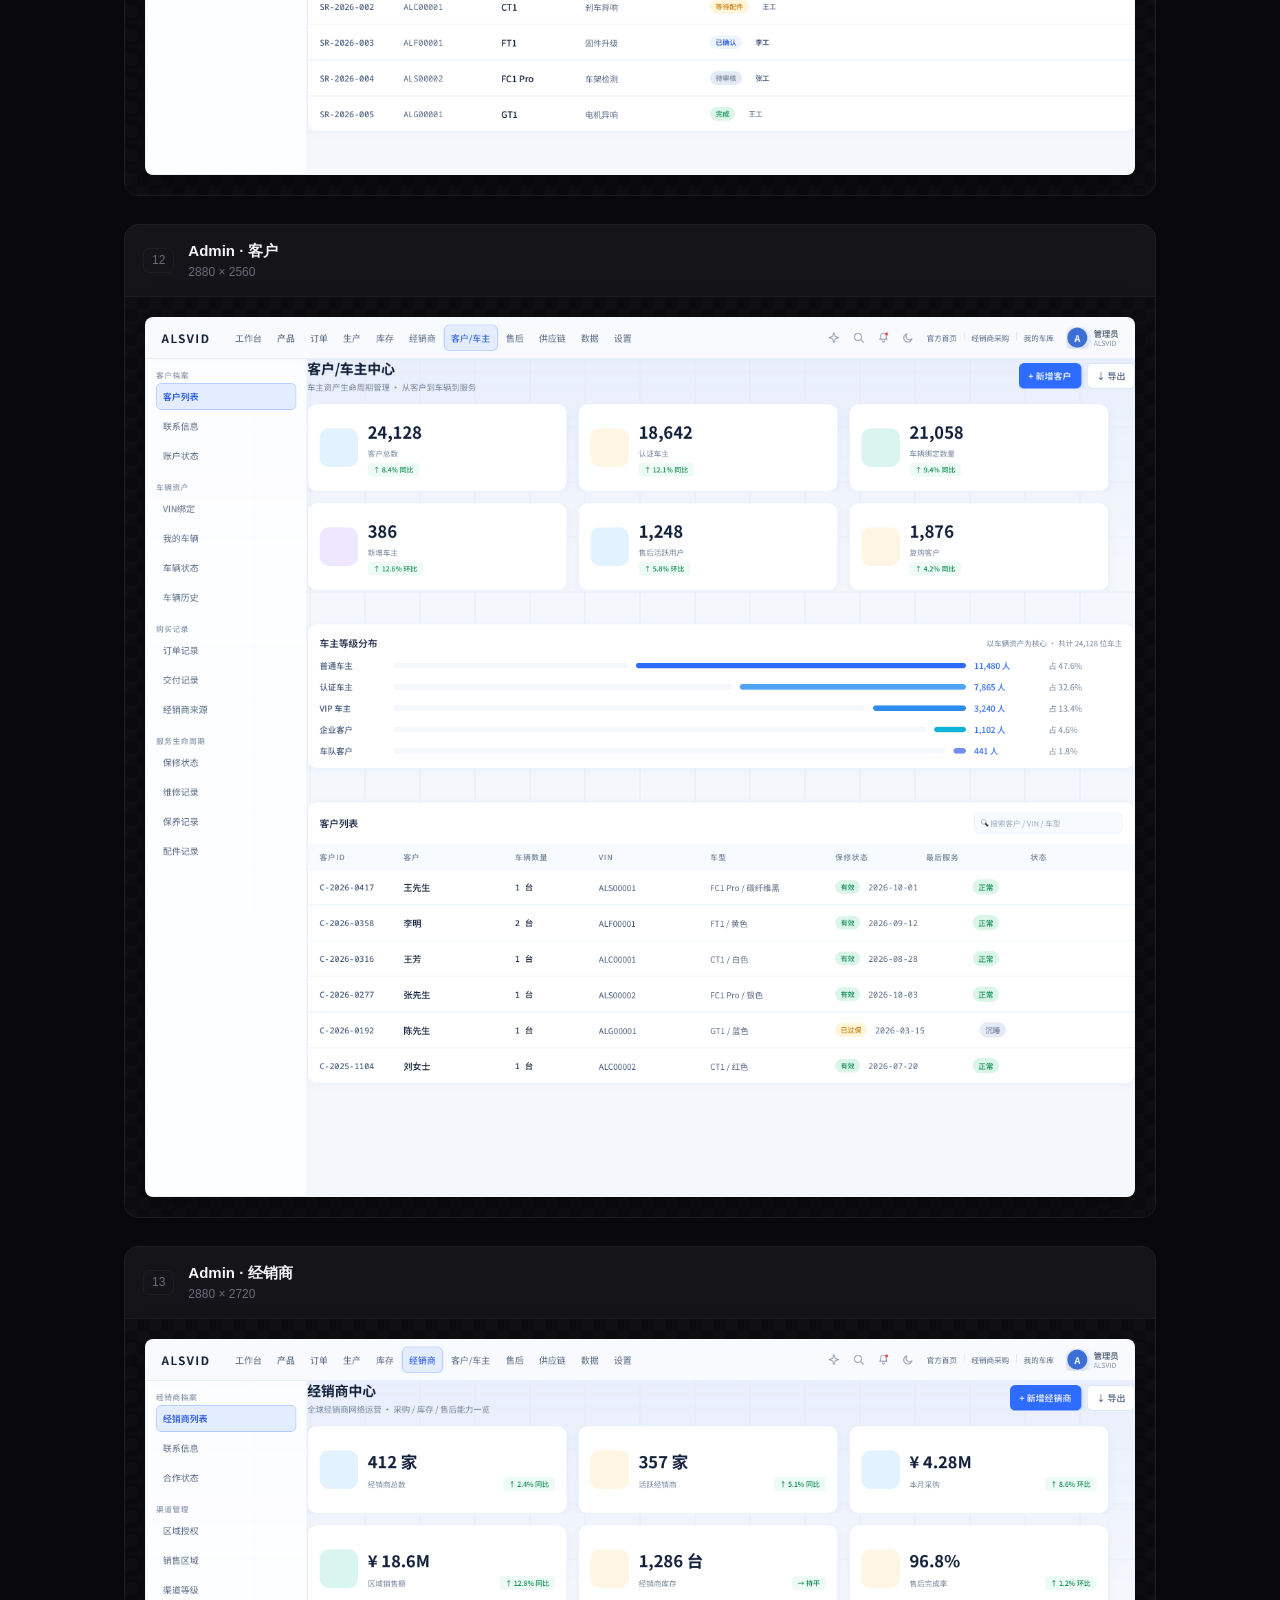
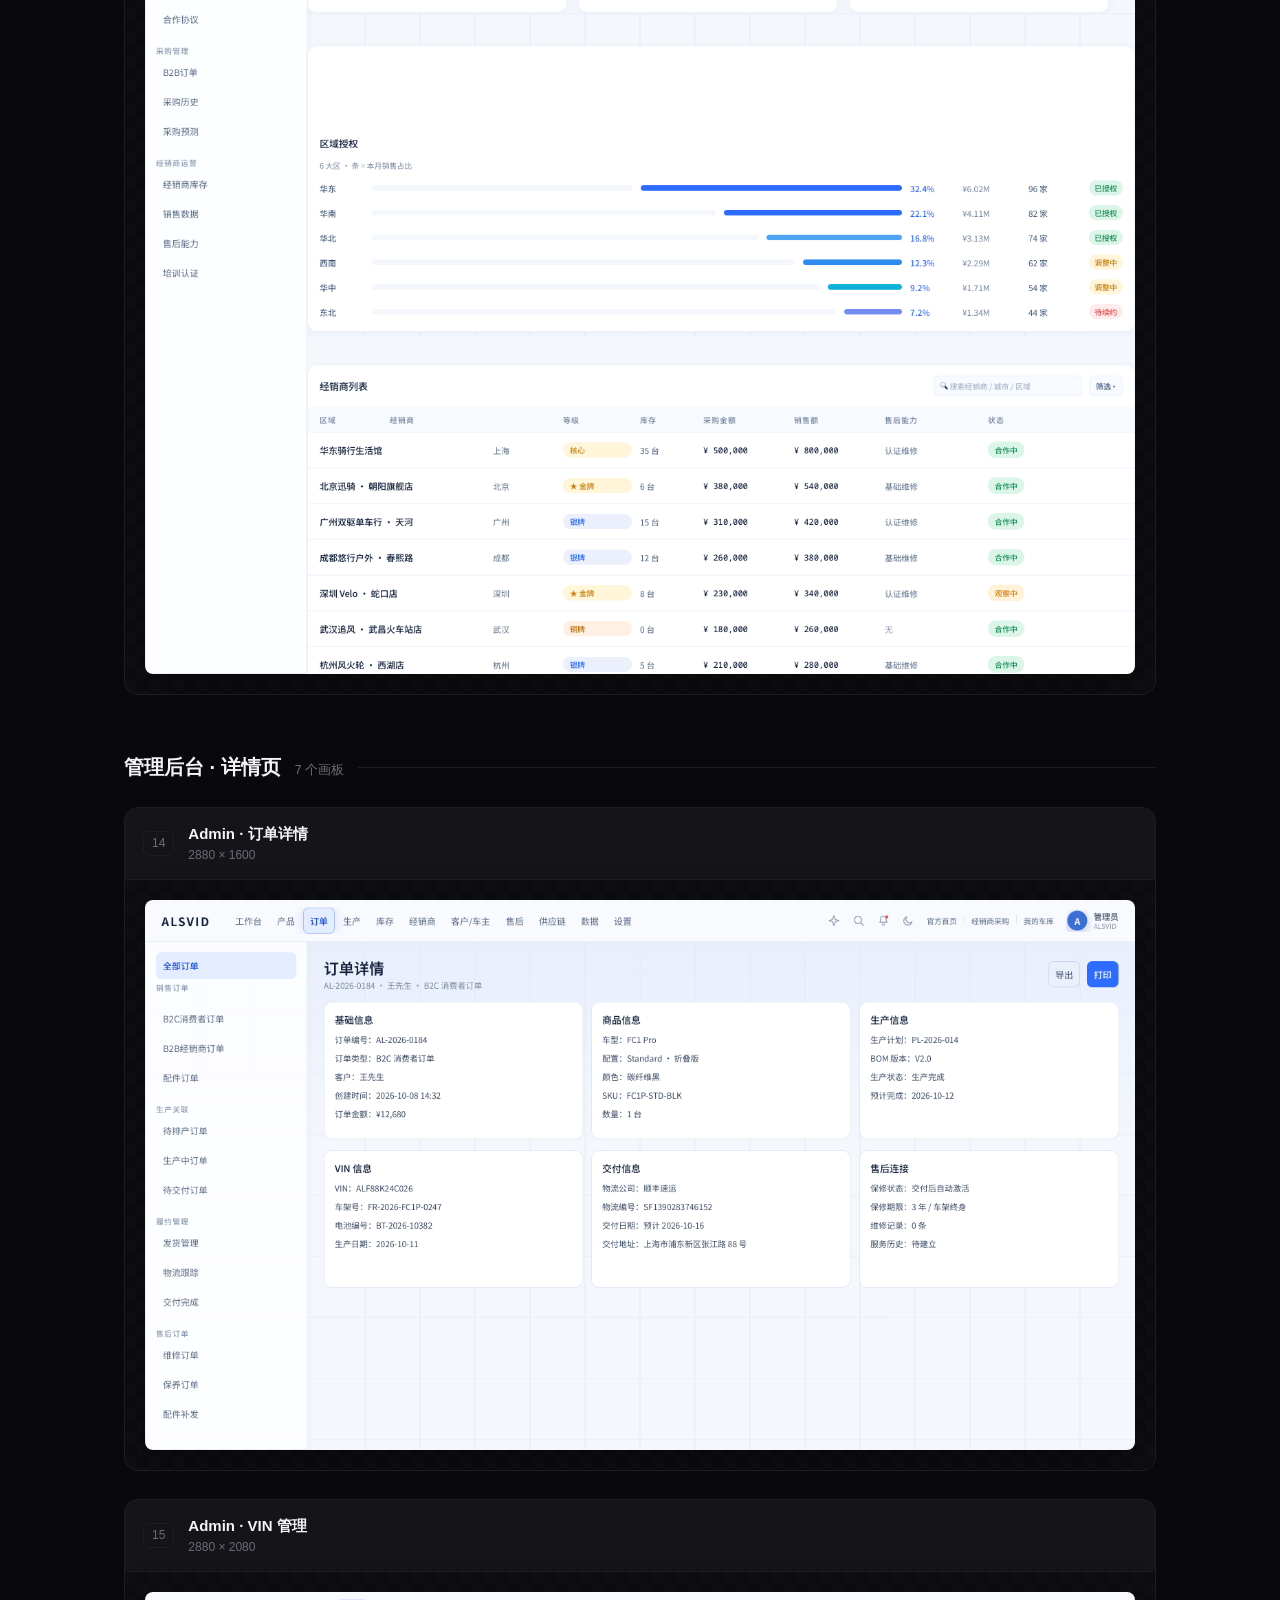
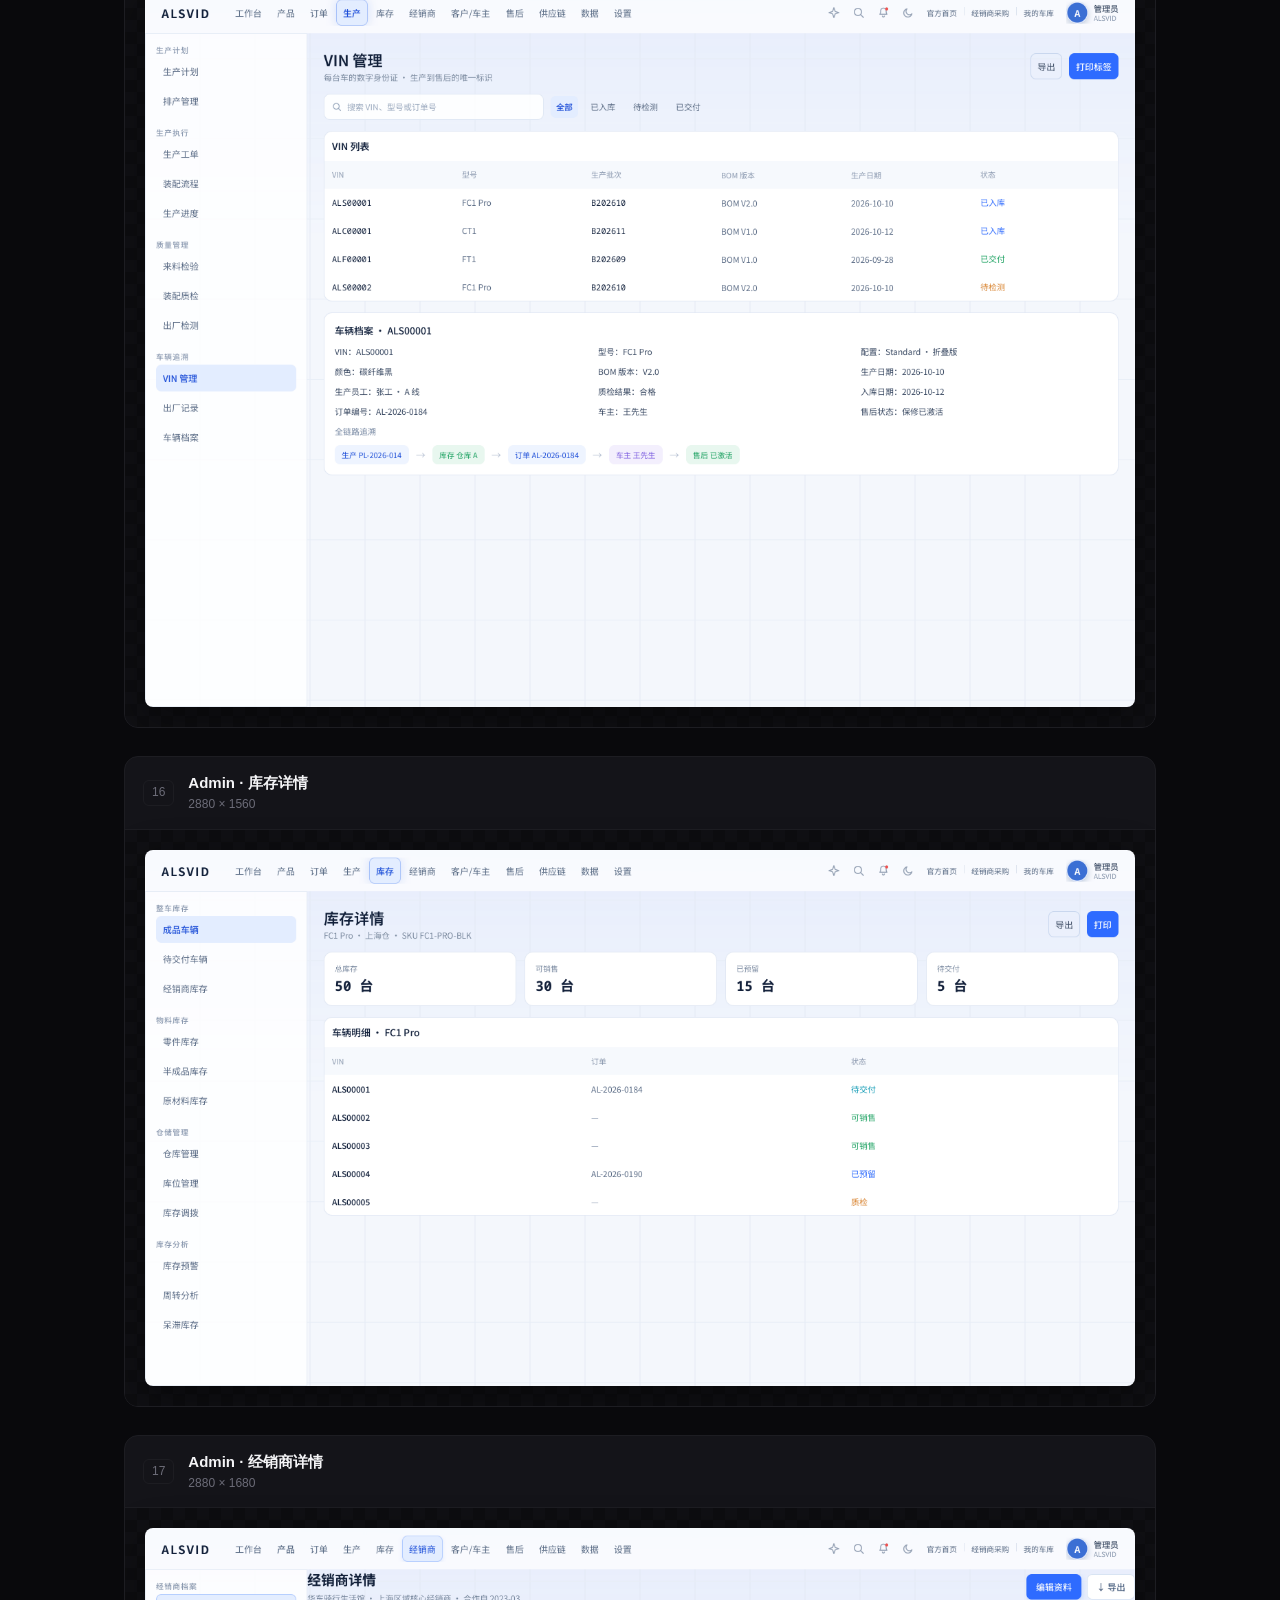
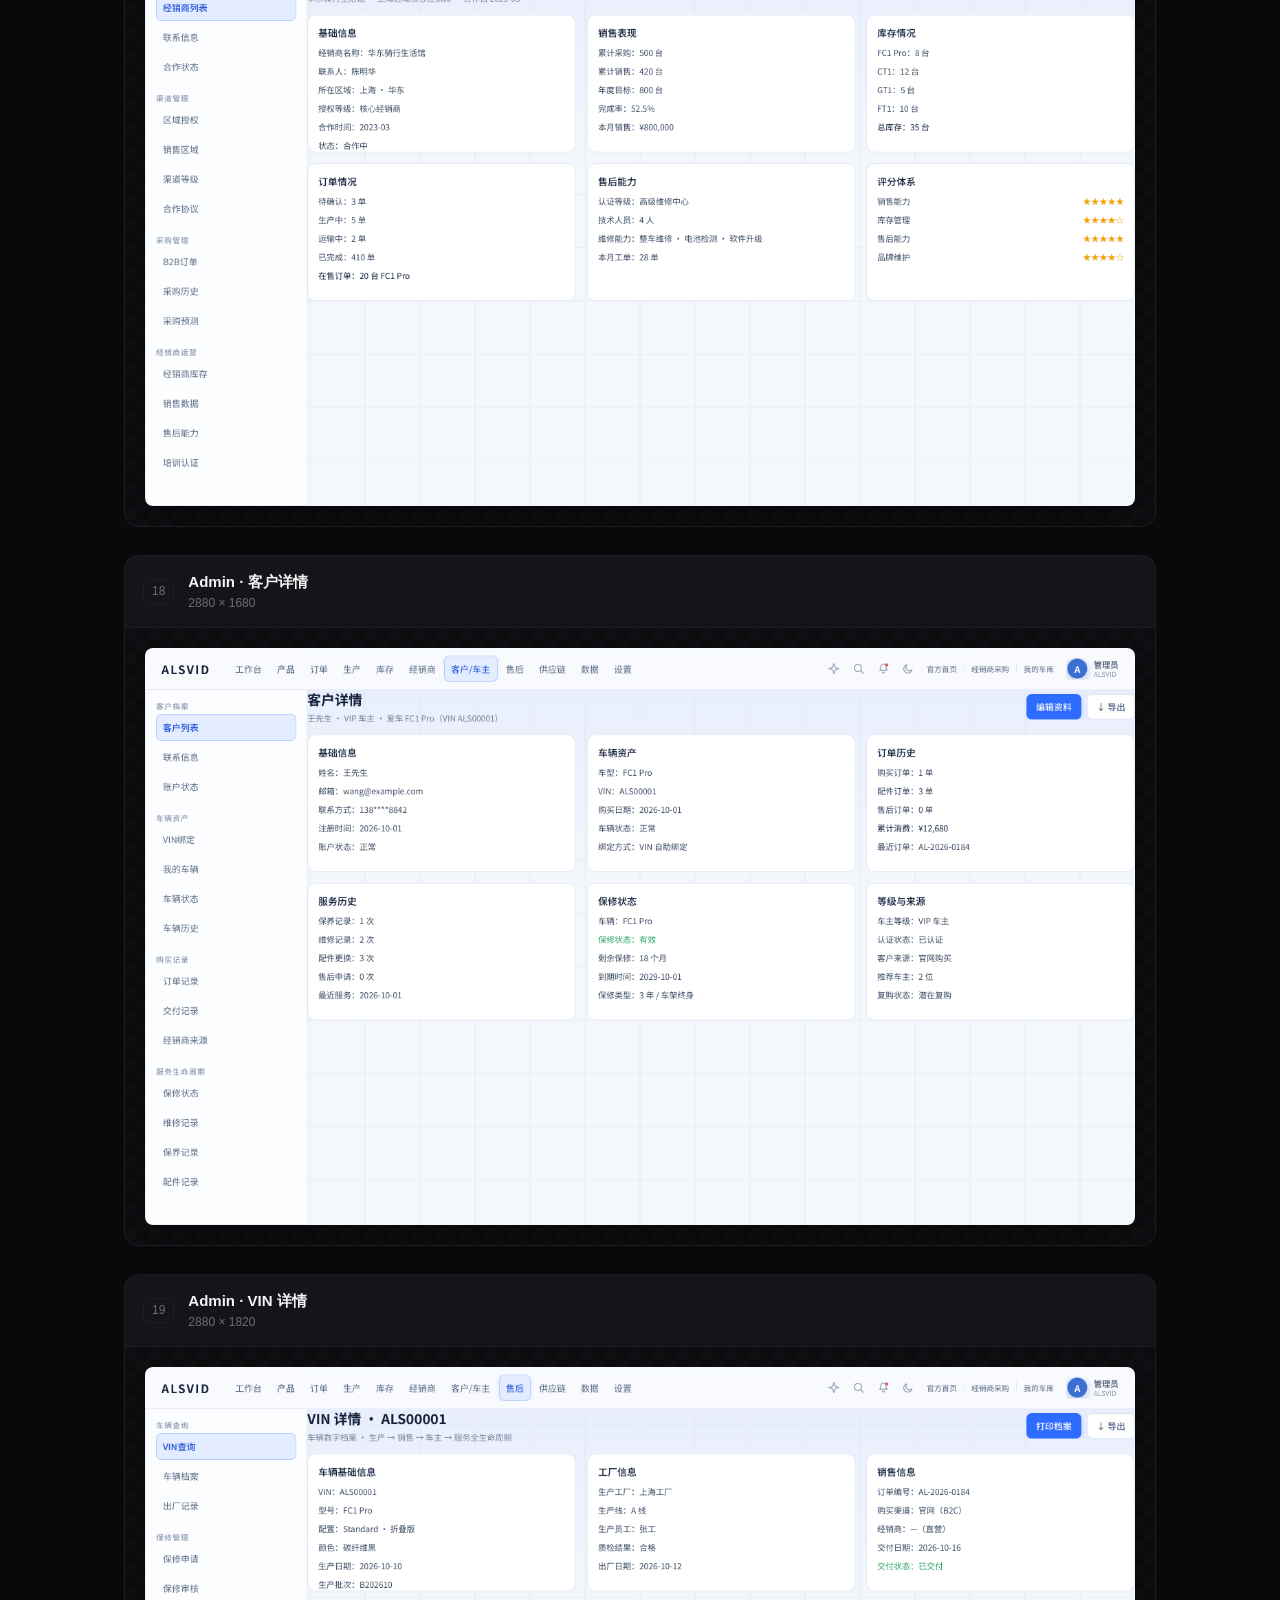
<file: design/index.html>
<!DOCTYPE html>
<html lang="zh-CN">
<head>
<meta charset="UTF-8">
<meta name="viewport" content="width=device-width, initial-scale=1.0">
<title>ALSVID 工作台 · 设计稿总览</title>
<style>
  :root {
    --bg: #09090c;
    --bg-elev: #101014;
    --bg-card: #141419;
    --border: #242429;
    --border-soft: #1d1d22;
    --text: #f4f4f6;
    --text-2: #a2a2ad;
    --text-3: #6c6c78;
    --accent: #2e6ff2;
    --accent-hover: #4d85f5;
    --accent-soft: rgba(46, 111, 242, 0.13);
    --amber: #f59e0b;
    --amber-soft: rgba(245, 158, 11, 0.12);
    --radius: 14px;
  }
  * { margin: 0; padding: 0; box-sizing: border-box; }
  html { scroll-behavior: smooth; }
  body {
    background: var(--bg);
    color: var(--text);
    font-family: -apple-system, BlinkMacSystemFont, "PingFang SC", "Noto Sans SC", "Microsoft YaHei", "Segoe UI", sans-serif;
    -webkit-font-smoothing: antialiased;
    line-height: 1.6;
  }
  ::selection { background: var(--accent); color: #fff; }

  /* ---------- Hero ---------- */
  .hero {
    position: relative;
    padding: 72px 32px 56px;
    text-align: center;
    overflow: hidden;
    border-bottom: 1px solid var(--border-soft);
  }
  .hero::before {
    content: "";
    position: absolute;
    left: 50%; top: -320px;
    width: 720px; height: 520px;
    transform: translateX(-50%);
    background: radial-gradient(ellipse at center, rgba(46,111,242,0.22) 0%, transparent 65%);
    pointer-events: none;
  }
  .hero-badge {
    display: inline-flex; align-items: center; gap: 8px;
    font-size: 12px; letter-spacing: 0.12em;
    color: var(--text-2);
    border: 1px solid var(--border);
    background: var(--bg-elev);
    padding: 6px 14px; border-radius: 999px;
    margin-bottom: 20px;
  }
  .hero-badge .dot { width: 6px; height: 6px; border-radius: 50%; background: var(--accent); }
  .hero h1 {
    font-size: 40px; font-weight: 700; letter-spacing: 0.02em;
    margin-bottom: 14px;
  }
  .hero h1 span { color: var(--accent); }
  .hero p { color: var(--text-2); font-size: 15px; max-width: 560px; margin: 0 auto; }
  .hero-stats {
    display: flex; justify-content: center; gap: 40px;
    margin-top: 36px;
  }
  .hero-stats .stat { text-align: center; }
  .hero-stats .stat b { display: block; font-size: 24px; font-weight: 700; }
  .hero-stats .stat i { font-style: normal; font-size: 12px; color: var(--text-3); letter-spacing: 0.08em; }

  /* ---------- Sticky nav ---------- */
  .nav {
    position: sticky; top: 0; z-index: 50;
    background: rgba(9, 9, 12, 0.82);
    backdrop-filter: blur(14px);
    -webkit-backdrop-filter: blur(14px);
    border-bottom: 1px solid var(--border-soft);
  }
  .nav-inner {
    max-width: 1080px; margin: 0 auto;
    display: flex; align-items: center; gap: 10px;
    padding: 12px 24px;
    overflow-x: auto;
    scrollbar-width: none;
  }
  .nav-inner::-webkit-scrollbar { display: none; }
  .nav-group { display: flex; align-items: center; gap: 8px; flex-shrink: 0; }
  .nav-group + .nav-group { padding-left: 10px; border-left: 1px solid var(--border-soft); }
  .nav-label { font-size: 11px; color: var(--text-3); letter-spacing: 0.1em; flex-shrink: 0; }
  .chip {
    flex-shrink: 0;
    font-size: 12.5px; color: var(--text-2);
    text-decoration: none;
    padding: 5px 12px; border-radius: 999px;
    border: 1px solid var(--border-soft);
    background: var(--bg-elev);
    transition: color 0.15s, border-color 0.15s, background 0.15s;
    white-space: nowrap;
  }
  .chip:hover { color: var(--text); border-color: var(--border); background: var(--bg-card); }

  /* ---------- Layout ---------- */
  .wrap { max-width: 1080px; margin: 0 auto; padding: 40px 24px 80px; }
  .section { margin-top: 56px; }
  .section:first-child { margin-top: 8px; }
  .section-head { display: flex; align-items: baseline; gap: 14px; margin-bottom: 24px; }
  .section-head h2 { font-size: 20px; font-weight: 600; }
  .section-head .count { font-size: 12.5px; color: var(--text-3); }
  .section-head .line { flex: 1; height: 1px; background: var(--border-soft); align-self: center; }

  /* ---------- Frame card ---------- */
  .frame-card {
    background: var(--bg-card);
    border: 1px solid var(--border-soft);
    border-radius: var(--radius);
    margin-bottom: 28px;
    overflow: hidden;
    transition: border-color 0.2s;
  }
  .frame-card:hover { border-color: var(--border); }
  .frame-meta {
    display: flex; align-items: center; gap: 14px;
    padding: 14px 18px;
    border-bottom: 1px solid var(--border-soft);
  }
  .frame-no {
    font-size: 12px; color: var(--text-3);
    font-variant-numeric: tabular-nums;
    border: 1px solid var(--border-soft);
    border-radius: 6px;
    padding: 2px 8px;
    flex-shrink: 0;
  }
  .frame-titles { flex: 1; min-width: 0; }
  .frame-titles h3 { font-size: 15px; font-weight: 600; }
  .frame-titles p { font-size: 12px; color: var(--text-3); font-variant-numeric: tabular-nums; }
  .tag {
    font-size: 11px; letter-spacing: 0.06em;
    padding: 3px 10px; border-radius: 999px;
    flex-shrink: 0;
  }
  .tag-current { color: var(--accent-hover); background: var(--accent-soft); }
  .tag-archive { color: var(--text-3); background: rgba(108,108,120,0.12); }
  .tag-pending { color: var(--amber); background: var(--amber-soft); }
  .frame-imgwrap {
    background:
      linear-gradient(45deg, #0d0d10 25%, transparent 25%, transparent 75%, #0d0d10 75%),
      linear-gradient(45deg, #0d0d10 25%, #101014 25%, #101014 75%, #0d0d10 75%);
    background-size: 24px 24px;
    background-position: 0 0, 12px 12px;
    padding: 20px;
  }
  .frame-imgwrap img {
    display: block;
    width: 100%; height: auto;
    border-radius: 8px;
    box-shadow: 0 12px 40px rgba(0, 0, 0, 0.45);
  }

  /* ---------- Footer ---------- */
  footer {
    border-top: 1px solid var(--border-soft);
    padding: 36px 24px 48px;
    text-align: center;
    color: var(--text-3);
    font-size: 12.5px;
  }
  footer .f-title { color: var(--text-2); margin-bottom: 6px; font-size: 13px; }

  /* ---------- Back to top ---------- */
  .totop {
    position: fixed; right: 24px; bottom: 24px; z-index: 60;
    width: 42px; height: 42px; border-radius: 50%;
    background: var(--bg-card); border: 1px solid var(--border);
    color: var(--text-2);
    display: flex; align-items: center; justify-content: center;
    text-decoration: none;
    opacity: 0; pointer-events: none;
    transition: opacity 0.25s, color 0.15s, border-color 0.15s;
  }
  .totop.show { opacity: 1; pointer-events: auto; }
  .totop:hover { color: var(--text); border-color: var(--accent); }

  @media (max-width: 640px) {
    .hero { padding: 52px 20px 44px; }
    .hero h1 { font-size: 28px; }
    .hero-stats { gap: 24px; }
    .wrap { padding: 28px 16px 64px; }
    .frame-imgwrap { padding: 12px; }
  }
</style>
</head>
<body>

<header class="hero">
  <div class="hero-badge"><span class="dot"></span>ARDOT DESIGN EXPORT</div>
  <h1>ALSVID <span>工作台</span></h1>
  <p>电动出行运营管理后台设计稿总览 —— 工作台三个版本与 Admin 全模块页面，导出自 Ardot 设计文件。</p>
  <div class="hero-stats">
    <div class="stat"><b>20</b><i>画板</i></div>
    <div class="stat"><b>3</b><i>工作台版本</i></div>
    <div class="stat"><b>17</b><i>Admin 页面</i></div>
    <div class="stat"><b>2880px</b><i>导出精度</i></div>
  </div>
</header>

<nav class="nav">
  <div class="nav-inner">
    <div class="nav-group">
      <span class="nav-label">工作台</span>
      <a class="chip" href="#f01">V4 白天版</a>
      <a class="chip" href="#f02">V2 科技感</a>
      <a class="chip" href="#f03">V3 深蓝版</a>
    </div>
    <div class="nav-group">
      <span class="nav-label">主页面</span>
      <a class="chip" href="#f04">产品</a>
      <a class="chip" href="#f05">订单</a>
      <a class="chip" href="#f06">生产</a>
      <a class="chip" href="#f07">库存</a>
      <a class="chip" href="#f08">设置</a>
      <a class="chip" href="#f09">数据</a>
      <a class="chip" href="#f10">供应链</a>
      <a class="chip" href="#f11">售后</a>
      <a class="chip" href="#f12">客户</a>
      <a class="chip" href="#f13">经销商</a>
    </div>
    <div class="nav-group">
      <span class="nav-label">详情页</span>
      <a class="chip" href="#f14">订单详情</a>
      <a class="chip" href="#f15">VIN 管理</a>
      <a class="chip" href="#f16">库存详情</a>
      <a class="chip" href="#f17">经销商详情</a>
      <a class="chip" href="#f18">客户详情</a>
      <a class="chip" href="#f19">VIN 详情</a>
      <a class="chip" href="#f20">供应商详情</a>
    </div>
  </div>
</nav>

<main class="wrap">

  <section class="section">
    <div class="section-head">
      <h2>工作台</h2><span class="count">3 个画板</span><span class="line"></span>
    </div>

    <figure class="frame-card" id="f01">
      <div class="frame-meta">
        <span class="frame-no">01</span>
        <div class="frame-titles"><h3>工作台 V4 · 白天版</h3><p>2880 × 1736 · 当前主线版本</p></div>
        <span class="tag tag-current">当前版本</span>
      </div>
      <div class="frame-imgwrap"><img src="frames/frame-01-v4-workbench.png" width="2880" height="1736" loading="lazy" alt="工作台 V4 白天版"></div>
    </figure>

    <figure class="frame-card" id="f02">
      <div class="frame-meta">
        <span class="frame-no">02</span>
        <div class="frame-titles"><h3>工作台 V2 · 科技感版</h3><p>2880 × 1736 · 历史版本</p></div>
        <span class="tag tag-archive">历史版本</span>
      </div>
      <div class="frame-imgwrap"><img src="frames/frame-02-v2-tech.png" width="2880" height="1736" loading="lazy" alt="工作台 V2 科技感版"></div>
    </figure>

    <figure class="frame-card" id="f03">
      <div class="frame-meta">
        <span class="frame-no">03</span>
        <div class="frame-titles"><h3>工作台 V3 · 深蓝版</h3><p>2880 × 1736 · 留档</p></div>
        <span class="tag tag-archive">留档</span>
      </div>
      <div class="frame-imgwrap"><img src="frames/frame-03-v3-darkblue.png" width="2880" height="1736" loading="lazy" alt="工作台 V3 深蓝版"></div>
    </figure>
  </section>

  <section class="section">
    <div class="section-head">
      <h2>管理后台 · 主页面</h2><span class="count">10 个画板</span><span class="line"></span>
    </div>

    <figure class="frame-card" id="f04">
      <div class="frame-meta">
        <span class="frame-no">04</span>
        <div class="frame-titles"><h3>Admin · 产品中心</h3><p>2880 × 2000 · 平台 · 型号 · 配置与 SKU 资料</p></div>
      </div>
      <div class="frame-imgwrap"><img src="frames/frame-04-admin-product.png" width="2880" height="2000" loading="lazy" alt="Admin 产品中心"></div>
    </figure>

    <figure class="frame-card" id="f05">
      <div class="frame-meta">
        <span class="frame-no">05</span>
        <div class="frame-titles"><h3>Admin · 订单</h3><p>2880 × 1600</p></div>
      </div>
      <div class="frame-imgwrap"><img src="frames/frame-05-admin-order.png" width="2880" height="1600" loading="lazy" alt="Admin 订单"></div>
    </figure>

    <figure class="frame-card" id="f06">
      <div class="frame-meta">
        <span class="frame-no">06</span>
        <div class="frame-titles"><h3>Admin · 生产</h3><p>2880 × 2080</p></div>
      </div>
      <div class="frame-imgwrap"><img src="frames/frame-06-admin-production.png" width="2880" height="2080" loading="lazy" alt="Admin 生产"></div>
    </figure>

    <figure class="frame-card" id="f07">
      <div class="frame-meta">
        <span class="frame-no">07</span>
        <div class="frame-titles"><h3>Admin · 库存</h3><p>2880 × 2520</p></div>
      </div>
      <div class="frame-imgwrap"><img src="frames/frame-07-admin-inventory.png" width="2880" height="2520" loading="lazy" alt="Admin 库存"></div>
    </figure>

    <figure class="frame-card" id="f08">
      <div class="frame-meta">
        <span class="frame-no">08</span>
        <div class="frame-titles"><h3>Admin · 设置</h3><p>2880 × 1880</p></div>
      </div>
      <div class="frame-imgwrap"><img src="frames/frame-08-admin-settings.png" width="2880" height="1880" loading="lazy" alt="Admin 设置"></div>
    </figure>

    <figure class="frame-card" id="f09">
      <div class="frame-meta">
        <span class="frame-no">09</span>
        <div class="frame-titles"><h3>Admin · 数据</h3><p>2880 × 1680</p></div>
      </div>
      <div class="frame-imgwrap"><img src="frames/frame-09-admin-data.png" width="2880" height="1680" loading="lazy" alt="Admin 数据"></div>
    </figure>

    <figure class="frame-card" id="f10">
      <div class="frame-meta">
        <span class="frame-no">10</span>
        <div class="frame-titles"><h3>Admin · 供应链</h3><p>2880 × 2560</p></div>
      </div>
      <div class="frame-imgwrap"><img src="frames/frame-10-admin-supplychain.png" width="2880" height="2560" loading="lazy" alt="Admin 供应链"></div>
    </figure>

    <figure class="frame-card" id="f11">
      <div class="frame-meta">
        <span class="frame-no">11</span>
        <div class="frame-titles"><h3>Admin · 售后</h3><p>2880 × 2600</p></div>
      </div>
      <div class="frame-imgwrap"><img src="frames/frame-11-admin-aftersales.png" width="2880" height="2600" loading="lazy" alt="Admin 售后"></div>
    </figure>

    <figure class="frame-card" id="f12">
      <div class="frame-meta">
        <span class="frame-no">12</span>
        <div class="frame-titles"><h3>Admin · 客户</h3><p>2880 × 2560</p></div>
      </div>
      <div class="frame-imgwrap"><img src="frames/frame-12-admin-customer.png" width="2880" height="2560" loading="lazy" alt="Admin 客户"></div>
    </figure>

    <figure class="frame-card" id="f13">
      <div class="frame-meta">
        <span class="frame-no">13</span>
        <div class="frame-titles"><h3>Admin · 经销商</h3><p>2880 × 2720</p></div>
      </div>
      <div class="frame-imgwrap"><img src="frames/frame-13-admin-dealer.png" width="2880" height="2720" loading="lazy" alt="Admin 经销商"></div>
    </figure>
  </section>

  <section class="section">
    <div class="section-head">
      <h2>管理后台 · 详情页</h2><span class="count">7 个画板</span><span class="line"></span>
    </div>

    <figure class="frame-card" id="f14">
      <div class="frame-meta">
        <span class="frame-no">14</span>
        <div class="frame-titles"><h3>Admin · 订单详情</h3><p>2880 × 1600</p></div>
      </div>
      <div class="frame-imgwrap"><img src="frames/frame-14-order-detail.png" width="2880" height="1600" loading="lazy" alt="Admin 订单详情"></div>
    </figure>

    <figure class="frame-card" id="f15">
      <div class="frame-meta">
        <span class="frame-no">15</span>
        <div class="frame-titles"><h3>Admin · VIN 管理</h3><p>2880 × 2080</p></div>
      </div>
      <div class="frame-imgwrap"><img src="frames/frame-15-vin-manage.png" width="2880" height="2080" loading="lazy" alt="Admin VIN 管理"></div>
    </figure>

    <figure class="frame-card" id="f16">
      <div class="frame-meta">
        <span class="frame-no">16</span>
        <div class="frame-titles"><h3>Admin · 库存详情</h3><p>2880 × 1560</p></div>
      </div>
      <div class="frame-imgwrap"><img src="frames/frame-16-inventory-detail.png" width="2880" height="1560" loading="lazy" alt="Admin 库存详情"></div>
    </figure>

    <figure class="frame-card" id="f17">
      <div class="frame-meta">
        <span class="frame-no">17</span>
        <div class="frame-titles"><h3>Admin · 经销商详情</h3><p>2880 × 1680</p></div>
      </div>
      <div class="frame-imgwrap"><img src="frames/frame-17-dealer-detail.png" width="2880" height="1680" loading="lazy" alt="Admin 经销商详情"></div>
    </figure>

    <figure class="frame-card" id="f18">
      <div class="frame-meta">
        <span class="frame-no">18</span>
        <div class="frame-titles"><h3>Admin · 客户详情</h3><p>2880 × 1680</p></div>
      </div>
      <div class="frame-imgwrap"><img src="frames/frame-18-customer-detail.png" width="2880" height="1680" loading="lazy" alt="Admin 客户详情"></div>
    </figure>

    <figure class="frame-card" id="f19">
      <div class="frame-meta">
        <span class="frame-no">19</span>
        <div class="frame-titles"><h3>Admin · VIN 详情</h3><p>2880 × 1820</p></div>
      </div>
      <div class="frame-imgwrap"><img src="frames/frame-19-vin-detail.png" width="2880" height="1820" loading="lazy" alt="Admin VIN 详情"></div>
    </figure>

    <figure class="frame-card" id="f20">
      <div class="frame-meta">
        <span class="frame-no">20</span>
        <div class="frame-titles"><h3>Admin · 供应商详情</h3><p>2880 × 2000</p></div>
      </div>
      <div class="frame-imgwrap"><img src="frames/frame-20-supplier-detail.png" width="2880" height="2000" loading="lazy" alt="Admin 供应商详情"></div>
    </figure>
  </section>

</main>

<footer>
  <div class="f-title">ALSVID 工作台 · 设计稿总览</div>
  <div>共 20 个画板 · 导出自 Ardot 设计文件（fileId 736267591651623）· 2026-10-24</div>
</footer>

<a class="totop" id="totop" href="#" aria-label="回到顶部">
  <svg width="16" height="16" viewBox="0 0 24 24" fill="none"><path d="M12 19V5M5 12L12 5L19 12" stroke="currentColor" stroke-width="2" stroke-linecap="round" stroke-linejoin="round"/></svg>
</a>

<script>
  (function () {
    var btn = document.getElementById('totop');
    window.addEventListener('scroll', function () {
      btn.classList.toggle('show', window.scrollY > 600);
    }, { passive: true });
    btn.addEventListener('click', function (e) {
      e.preventDefault();
      window.scrollTo({ top: 0, behavior: 'smooth' });
    });
  })();
</script>

</body>
</html>
</file>
<file: admin/assets/style.css>
/* ============================================================
   ALSVID · 产品中心（Admin 后台 · 浅色）
   主文字 #12203A · 次 #5A6B85 · 弱 #7A8AA0 · 组标签 #8A99B0
   主色 #2E6BFF · 高亮胶囊 #E3EDFF/#1D4ED8 · 表头 #F6F9FD
   ============================================================ */

:root {
  --bg: #F7F9FC;
  --surface: #FFFFFF;
  --surface-head: #F6F9FD;
  --border: #E5EAF2;
  --border-soft: #EEF2F8;
  --primary: #2E6BFF;
  --primary-hover: #1E58E8;
  --primary-soft: #E3EDFF;
  --primary-ink: #1D4ED8;
  --text: #12203A;
  --text-2: #5A6B85;
  --text-3: #7A8AA0;
  --text-4: #8A99B0;
  --text-placeholder: #9AAABF;
  --success: #1FA363;
  --warning: #D9822B;
  --font: "Noto Sans SC", "PingFang SC", "Microsoft YaHei", "Segoe UI", sans-serif;
  --radius-card: 12px;
  --radius-ctl: 8px;
}

* { margin: 0; padding: 0; box-sizing: border-box; }

html, body { height: 100%; }

body {
  background: var(--bg);
  color: var(--text);
  font-family: var(--font);
  font-size: 13px;
  line-height: 1.5;
  -webkit-font-smoothing: antialiased;
}

::-webkit-scrollbar { width: 10px; height: 10px; }
::-webkit-scrollbar-thumb { background: #D3DCEA; border-radius: 5px; border: 3px solid var(--bg); }
::-webkit-scrollbar-track { background: transparent; }

/* ---------------- 布局 ---------------- */
.app {
  display: grid;
  grid-template-columns: 236px 1fr;
  min-height: 100vh;
  min-width: 1040px;
}

/* ============================================================
   二级导航
   ============================================================ */
.subnav {
  background: var(--surface);
  border-right: 1px solid var(--border);
  padding: 16px;
  display: flex;
  flex-direction: column;
  gap: 4px;
  position: sticky;
  top: 0;
  height: 100vh;
  overflow-y: auto;
}

.nav-group-label {
  font-size: 11px;
  font-weight: 500;
  color: var(--text-4);
  padding: 6px 10px 4px;
  letter-spacing: 0.02em;
}

.nav-list { display: flex; flex-direction: column; gap: 2px; }

.nav-item {
  display: block;
  padding: 8px 10px;
  border-radius: 7px;
  font-size: 13px;
  color: var(--text-2);
  text-decoration: none;
  transition: background 0.15s, color 0.15s;
}
.nav-item:hover { background: #F2F6FD; color: var(--text); }
.nav-item.active {
  background: var(--primary-soft);
  color: var(--primary-ink);
  font-weight: 500;
}

.nav-gap { height: 10px; }

/* ============================================================
   工作区
   ============================================================ */
.workspace {
  padding: 24px;
  display: flex;
  flex-direction: column;
  gap: 16px;
  min-width: 0;
}

/* 页面标题行 */
.page-head {
  display: flex;
  align-items: flex-start;
  justify-content: space-between;
  gap: 12px;
}

.page-title h1 {
  font-size: 22px;
  font-weight: 600;
  color: var(--text);
  letter-spacing: -0.01em;
}
.page-title p {
  font-size: 12px;
  color: var(--text-3);
  margin-top: 4px;
}

.page-actions { display: flex; gap: 10px; flex: none; }

.btn {
  display: inline-flex;
  align-items: center;
  gap: 6px;
  height: 36px;
  padding: 0 14px;
  border-radius: var(--radius-ctl);
  font-family: var(--font);
  font-size: 13px;
  cursor: pointer;
  transition: background 0.15s, border-color 0.15s, box-shadow 0.15s, transform 0.1s;
  white-space: nowrap;
}
.btn:active { transform: translateY(1px); }
.btn.ghost {
  background: var(--surface);
  border: 1px solid var(--border);
  color: #3A4A63;
}
.btn.ghost:hover { border-color: #C9D5E8; background: #FBFDFF; }
.btn.primary {
  background: var(--primary);
  border: 1px solid var(--primary);
  color: #FFFFFF;
  font-weight: 500;
  box-shadow: 0 1px 2px rgba(46, 107, 255, 0.24);
}
.btn.primary:hover { background: var(--primary-hover); border-color: var(--primary-hover); }

/* 筛选行 */
.filter-row {
  display: flex;
  align-items: center;
  gap: 10px;
  flex-wrap: wrap;
}

.search-box {
  display: flex;
  align-items: center;
  gap: 8px;
  width: 320px;
  height: 38px;
  padding: 0 12px;
  background: var(--surface);
  border: 1px solid var(--border);
  border-radius: var(--radius-ctl);
  color: var(--text-placeholder);
  transition: border-color 0.15s, box-shadow 0.15s;
}
.search-box:focus-within {
  border-color: var(--primary);
  box-shadow: 0 0 0 3px rgba(46, 107, 255, 0.12);
}
.search-box input {
  flex: 1;
  min-width: 0;
  border: none;
  outline: none;
  background: none;
  font-family: var(--font);
  font-size: 12px;
  color: var(--text);
}
.search-box input::placeholder { color: var(--text-placeholder); }

.chips { display: flex; align-items: center; gap: 8px; }

.chip {
  height: 30px;
  padding: 0 14px;
  border-radius: var(--radius-ctl);
  background: var(--surface);
  border: 1px solid var(--border);
  color: var(--text-2);
  font-family: var(--font);
  font-size: 12px;
  cursor: pointer;
  transition: background 0.15s, color 0.15s, border-color 0.15s;
}
.chip:hover { border-color: #C9D5E8; color: var(--text); }
.chip.active {
  background: var(--primary-soft);
  border-color: var(--primary-soft);
  color: var(--primary-ink);
  font-weight: 500;
}

/* ---------------- 系列卡片组 ---------------- */
.series-grid {
  display: grid;
  grid-template-columns: repeat(4, 1fr);
  gap: 12px;
}

.series-card {
  background: var(--surface);
  border: 1px solid var(--border);
  border-radius: var(--radius-card);
  padding: 16px;
  display: flex;
  flex-direction: column;
  gap: 6px;
  transition: border-color 0.18s, box-shadow 0.18s, opacity 0.18s;
}
.series-card:hover {
  border-color: #C9D9F2;
  box-shadow: 0 3px 12px rgba(18, 32, 58, 0.06);
}
.series-card.dim { opacity: 0.42; }

.series-card h2 {
  font-size: 15px;
  font-weight: 600;
  color: var(--text);
  line-height: 1.35;
}
.series-card .series-sub {
  font-size: 11px;
  color: var(--text-3);
  margin-bottom: 2px;
}

.series-card dl { display: flex; flex-direction: column; gap: 2px; }
.series-card dl > div { display: flex; }
.series-card dt,
.series-card dd {
  font-size: 11px;
  line-height: 1.6;
  color: #3A4A63;
}
.series-card dd { font-weight: 400; }

/* ---------------- 型号列表卡 ---------------- */
.list-card {
  background: var(--surface);
  border: 1px solid var(--border);
  border-radius: var(--radius-card);
  overflow: hidden;
}

.list-head {
  display: flex;
  align-items: center;
  justify-content: space-between;
  gap: 8px;
  padding: 14px 16px;
}
.list-head h2 { font-size: 14px; font-weight: 600; color: var(--text); }
.list-count { font-size: 11px; color: var(--text-4); }

.table-wrap { overflow-x: auto; }

.model-table {
  width: 100%;
  border-collapse: collapse;
  min-width: 720px;
}

.model-table th {
  background: var(--surface-head);
  font-size: 11px;
  font-weight: 400;
  color: var(--text-4);
  text-align: left;
  padding: 11px 16px;
  white-space: nowrap;
  border-top: 1px solid var(--border-soft);
  border-bottom: 1px solid var(--border-soft);
}

.model-table td {
  font-size: 12px;
  color: var(--text-2);
  padding: 12px 16px;
  white-space: nowrap;
  border-bottom: 1px solid var(--border-soft);
}
.model-table tbody tr:last-child td { border-bottom: none; }
.model-table tbody tr { transition: background 0.12s; }
.model-table tbody tr:hover { background: #FAFCFF; }
.model-table td.name { font-weight: 500; color: var(--text); }

.status {
  display: inline-flex;
  align-items: center;
  gap: 5px;
}
.status i {
  width: 5px; height: 5px;
  border-radius: 50%;
  display: inline-block;
}
.status.ok { color: var(--success); }
.status.ok i { background: var(--success); }
.status.plan { color: var(--warning); }
.status.plan i { background: var(--warning); }

.empty-row td {
  text-align: center;
  color: var(--text-4);
  padding: 26px 0;
}

/* ---------------- Toast ---------------- */
.toast {
  position: fixed;
  left: 50%;
  bottom: 28px;
  transform: translate(-50%, 14px);
  background: #12203A;
  color: #fff;
  font-size: 13px;
  border-radius: 8px;
  padding: 10px 16px;
  box-shadow: 0 10px 28px rgba(18, 32, 58, 0.22);
  opacity: 0;
  pointer-events: none;
  transition: opacity 0.2s, transform 0.2s;
  z-index: 99;
  max-width: 460px;
}
.toast.show { opacity: 1; transform: translate(-50%, 0); }

/* ---------------- 响应式 ---------------- */
@media (max-width: 1280px) {
  .series-grid { grid-template-columns: repeat(2, 1fr); }
}
@media (max-width: 960px) {
  .app { grid-template-columns: 1fr; min-width: 0; }
  .subnav {
    position: static;
    height: auto;
    flex-direction: row;
    flex-wrap: wrap;
    gap: 4px;
    border-right: none;
    border-bottom: 1px solid var(--border);
    padding: 10px 12px;
  }
  .subnav .nav-group-label { display: none; }
  .subnav .nav-list { flex-direction: row; flex-wrap: wrap; gap: 4px; }
  .subnav .nav-gap { display: none; }
  .workspace { padding: 16px; }
  .series-grid { grid-template-columns: 1fr; }
  .search-box { width: 100%; }
}
</file>
